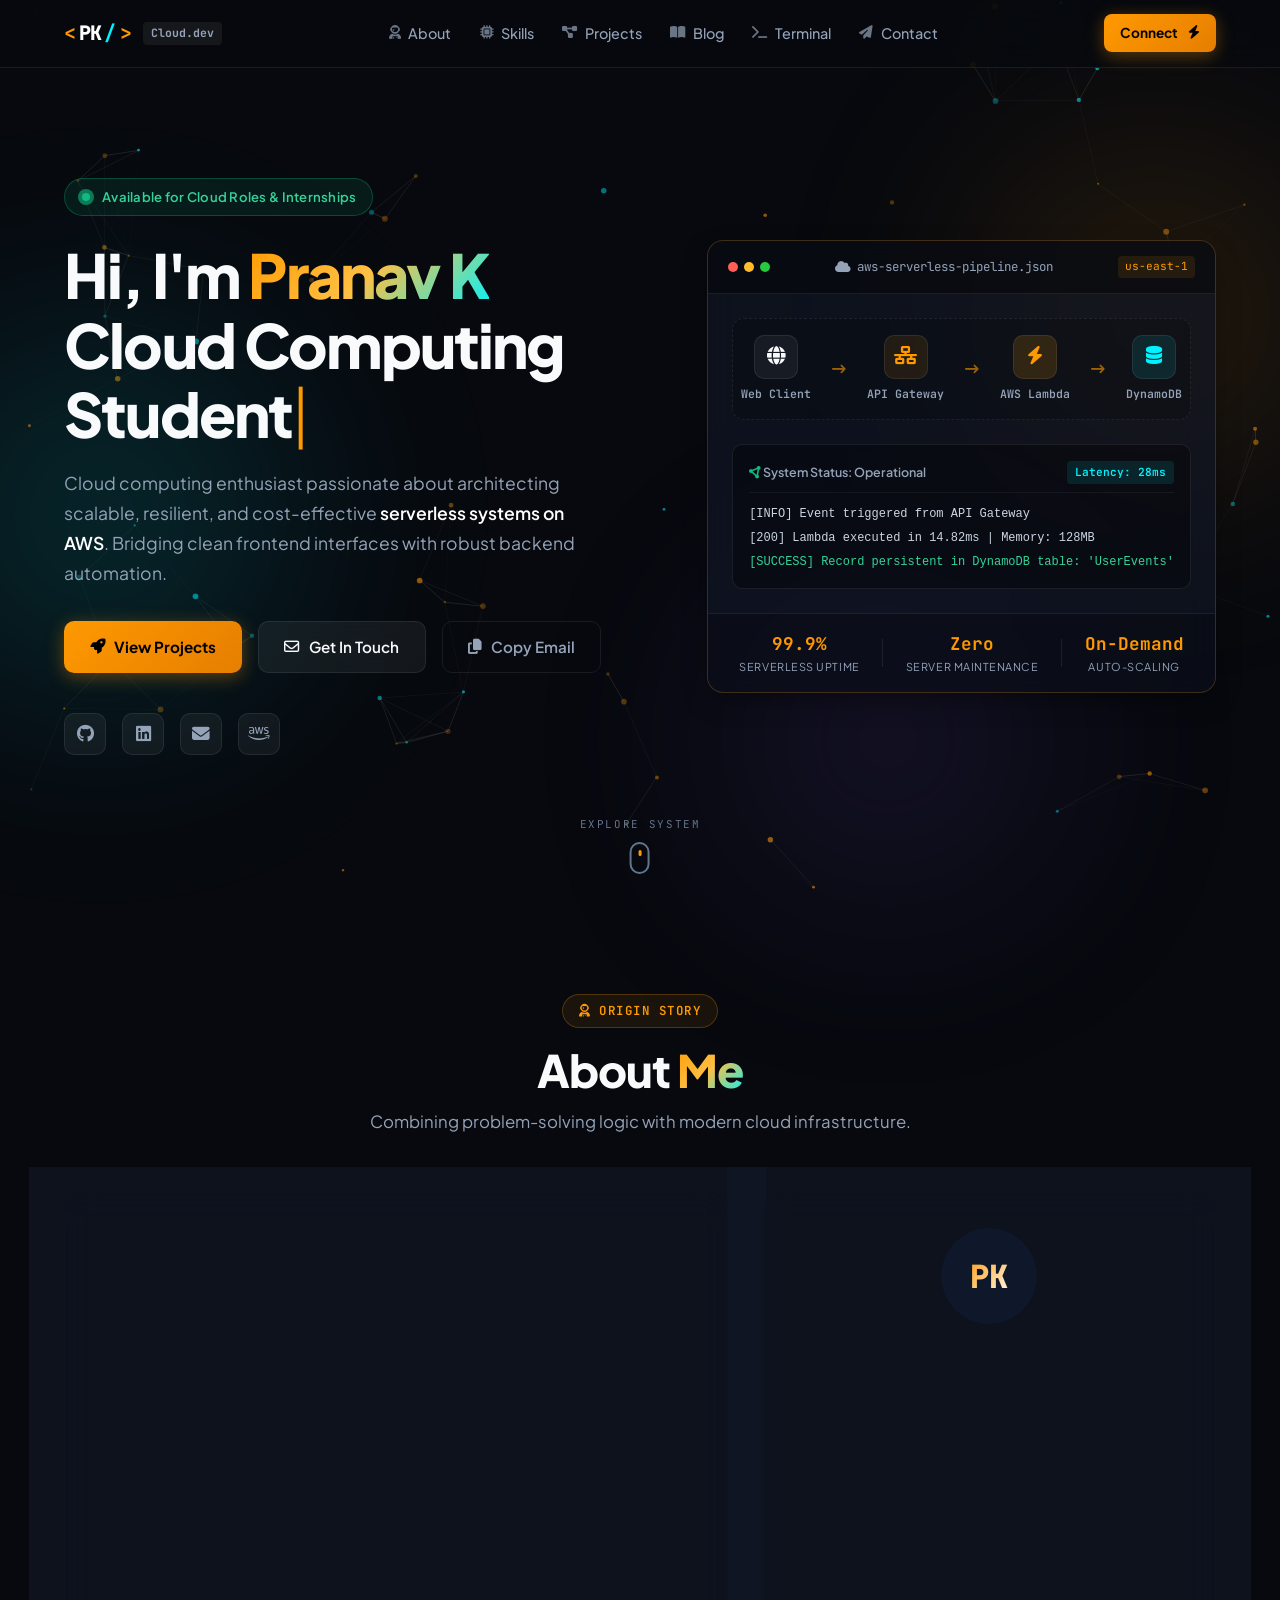
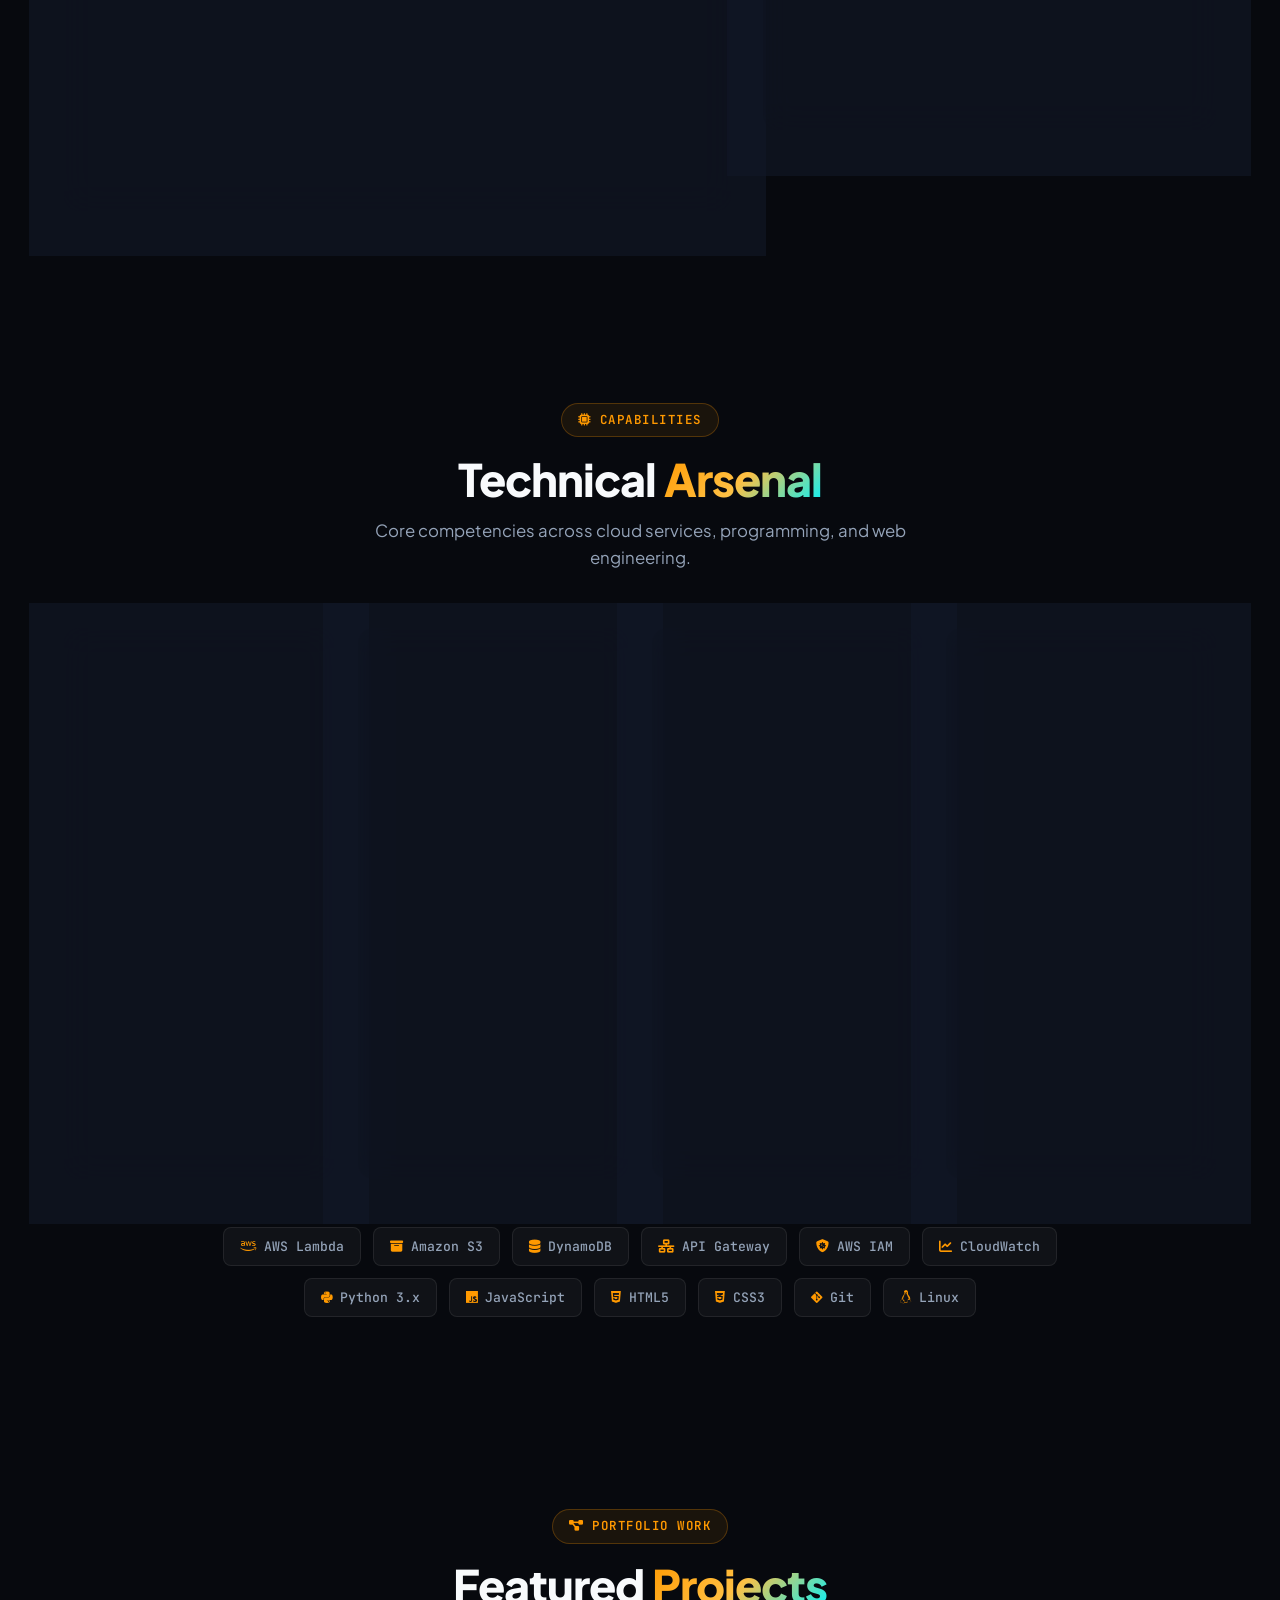
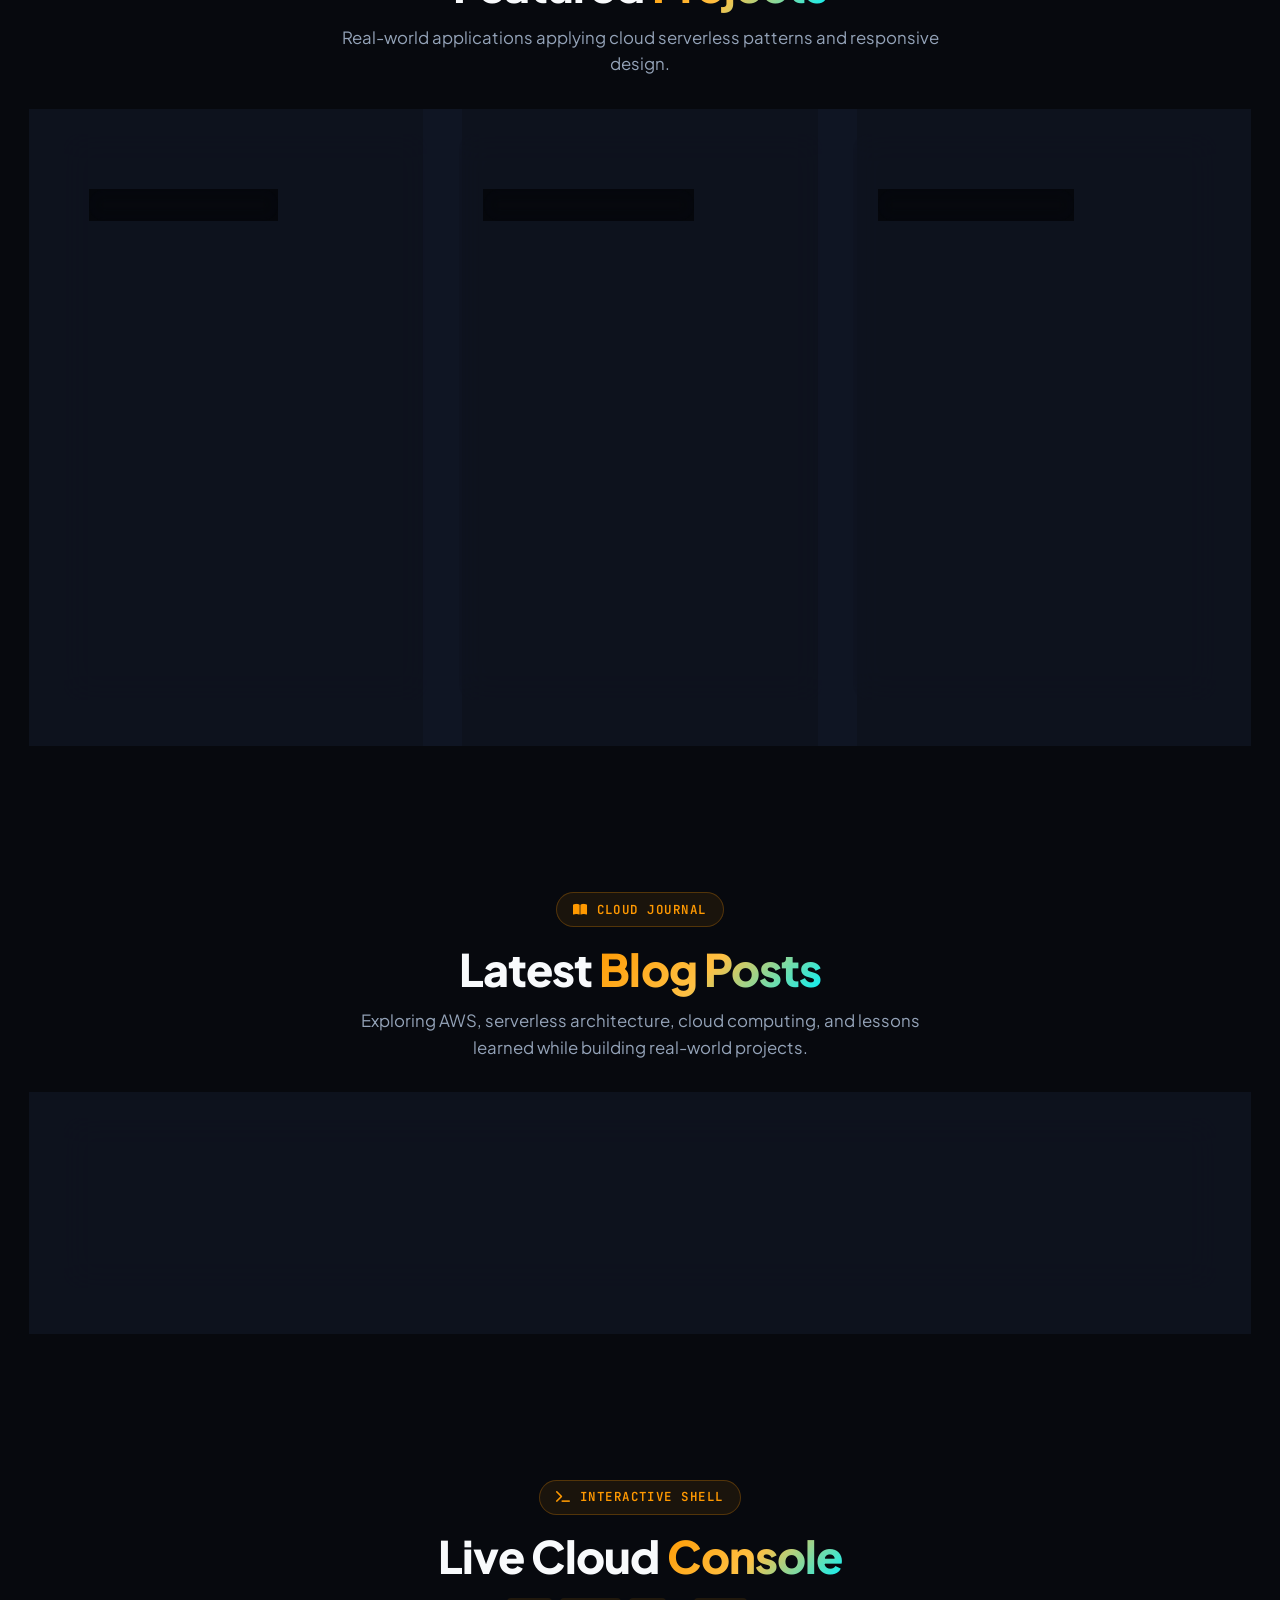
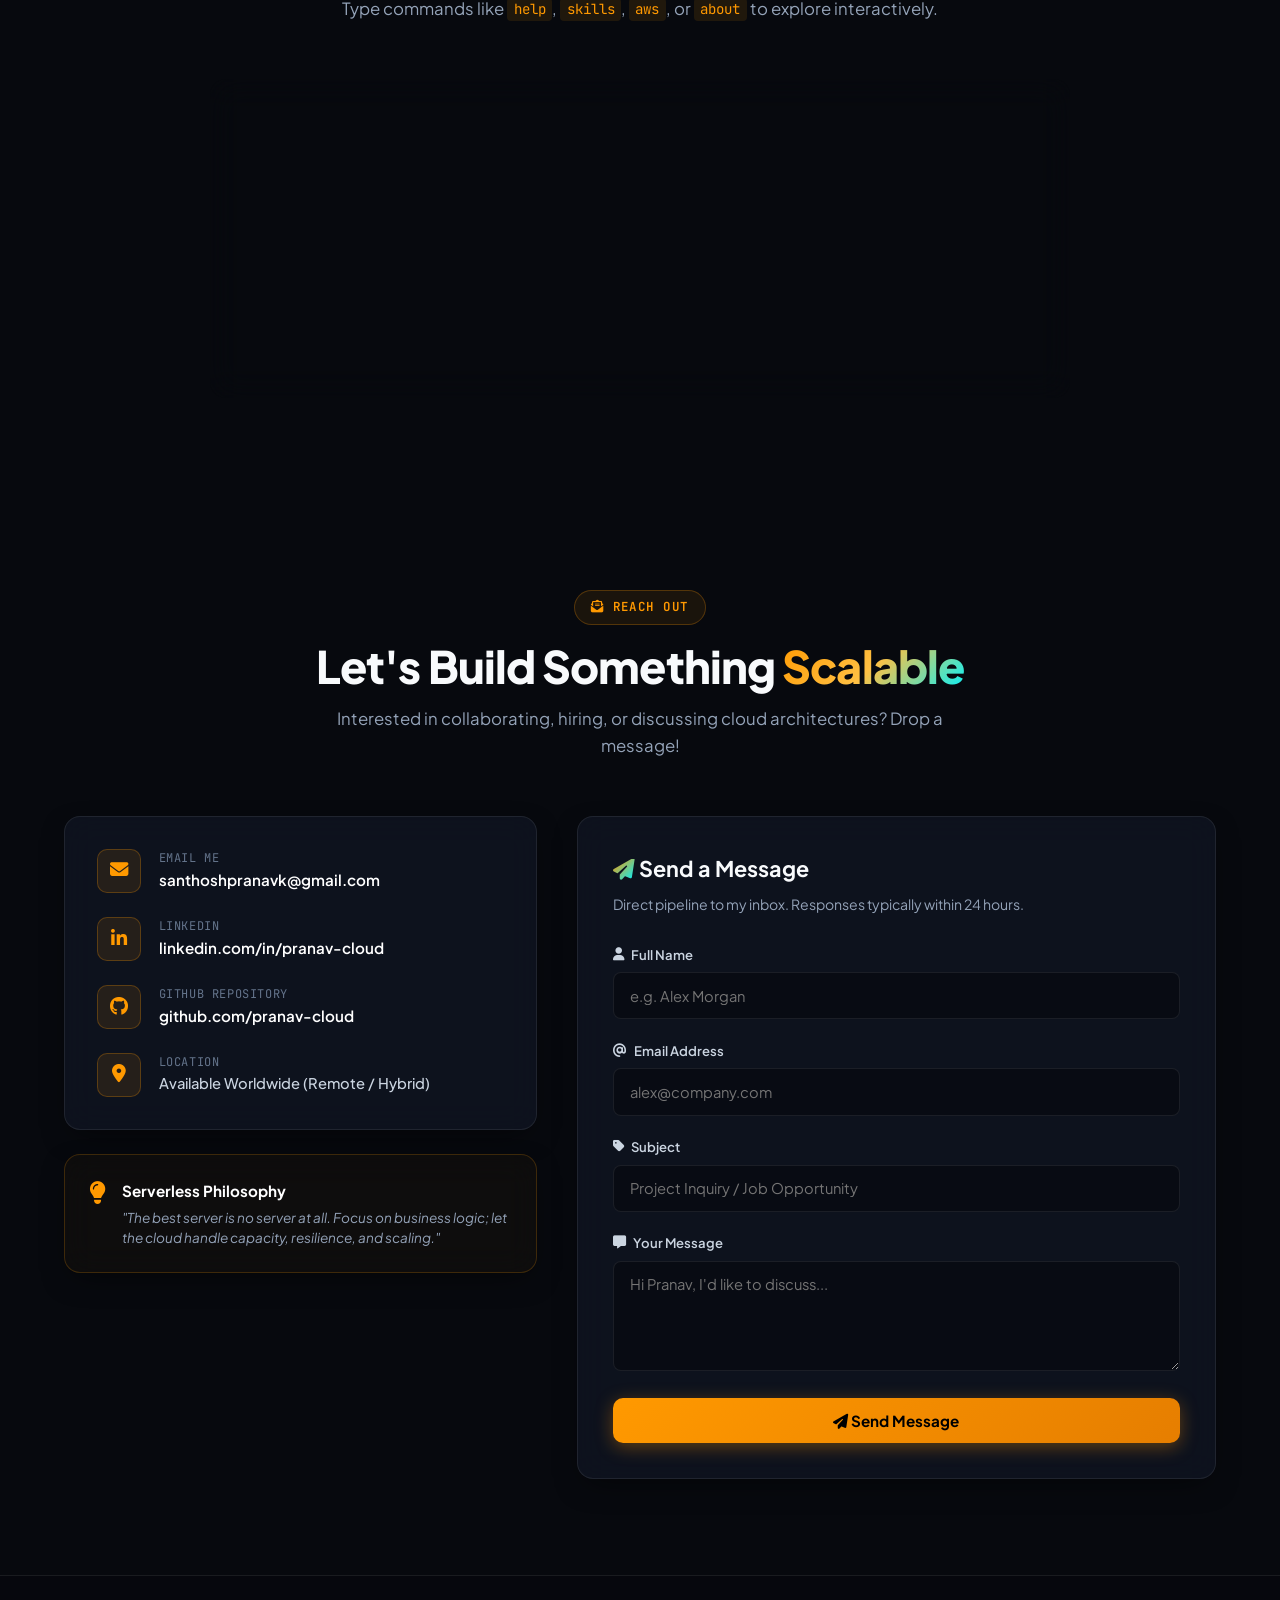
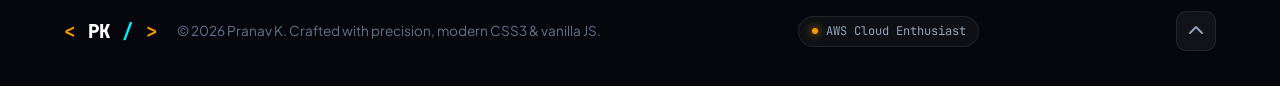
<file: index.html>
<!DOCTYPE html>
<html lang="en">
<head>
  <meta charset="UTF-8">
  <meta name="viewport" content="width=device-width, initial-scale=1.0">
  <title>Pranav K | Cloud & Serverless Portfolio</title>
  <meta name="description" content="Portfolio of Pranav K - Cloud Computing Student, AWS Learner, and Serverless Developer.">

  <!-- Custom Favicon -->
  <link rel="icon" type="image/svg+xml" href="./favicon.svg">

  <!-- Google Fonts -->
  <link rel="preconnect" href="https://fonts.googleapis.com">
  <link rel="preconnect" href="https://fonts.gstatic.com" crossorigin>
  <link href="https://fonts.googleapis.com/css2?family=Plus+Jakarta+Sans:wght@300;400;500;600;700;800&family=JetBrains+Mono:wght@400;500;700&display=swap" rel="stylesheet">

  <!-- Font Awesome / Icons -->
  <link rel="stylesheet" href="https://cdnjs.cloudflare.com/ajax/libs/font-awesome/6.5.1/css/all.min.css">

  <!-- Custom Stylesheet -->
  <link rel="stylesheet" href="style.css">
</head>
<body>
  <!-- Interactive Particle / Cloud Mesh Canvas -->
  <canvas id="bg-canvas"></canvas>

  <!-- Ambient Glow Background Blobs -->
  <div class="glow-orb orb-1"></div>
  <div class="glow-orb orb-2"></div>
  <div class="glow-orb orb-3"></div>

  <!-- Navigation Bar -->
  <nav class="navbar" id="navbar">
    <div class="nav-container">
      <a href="#home" class="nav-brand">
        <span class="brand-bracket">&lt;</span>
        <span class="brand-name">PK</span>
        <span class="brand-slash">/</span>
        <span class="brand-bracket">&gt;</span>
        <span class="brand-role">Cloud.dev</span>
      </a>

      <div class="nav-menu" id="navMenu">
        <a href="#about" class="nav-link"><i class="fa-solid fa-user-astronaut"></i> About</a>
        <a href="#skills" class="nav-link"><i class="fa-solid fa-microchip"></i> Skills</a>
        <a href="#projects" class="nav-link"><i class="fa-solid fa-diagram-project"></i> Projects</a>
        <a href="#blog" class="nav-link"><i class="fa-solid fa-book-open"></i> Blog</a>
        <a href="#terminal" class="nav-link"><i class="fa-solid fa-terminal"></i> Terminal</a>
        <a href="#contact" class="nav-link"><i class="fa-solid fa-paper-plane"></i> Contact</a>
      </div>

      <div class="nav-actions">
        <a href="#contact" class="btn btn-primary btn-sm">
          <span>Connect</span>
          <i class="fa-solid fa-bolt"></i>
        </a>
        <button class="nav-toggle" id="navToggle" aria-label="Toggle navigation">
          <span></span>
          <span></span>
          <span></span>
        </button>
      </div>
    </div>
  </nav>

  <!-- Main Content Wrapper -->
  <main>
    <!-- HERO SECTION -->
    <section class="hero-section" id="home">
      <div class="container hero-container">
        <div class="hero-content">
          <!-- Availability Badge -->
          <div class="badge-pill">
            <span class="beacon">
              <span class="beacon-wave"></span>
              <span class="beacon-core"></span>
            </span>
            <span class="badge-text">Available for Cloud Roles &amp; Internships</span>
          </div>

          <!-- Headline -->
          <h1 class="hero-title">
            Hi, I'm <span class="text-gradient">Pranav K</span><br>
            <span class="typing-text" id="typingText"></span><span class="cursor">|</span>
          </h1>

          <p class="hero-description">
            Cloud computing enthusiast passionate about architecting scalable, resilient, and cost-effective
            <strong>serverless systems on AWS</strong>. Bridging clean frontend interfaces with robust backend automation.
          </p>

          <!-- Action Buttons -->
          <div class="hero-cta-group">
            <a href="#projects" class="btn btn-primary">
              <i class="fa-solid fa-rocket"></i>
              <span>View Projects</span>
            </a>
            <a href="#contact" class="btn btn-secondary">
              <i class="fa-regular fa-envelope"></i>
              <span>Get In Touch</span>
            </a>
            <button class="btn btn-outline" id="copyEmailBtn" data-email="santhoshpranavk@gmail.com">
              <i class="fa-solid fa-copy"></i>
              <span class="btn-copy-label">Copy Email</span>
            </button>
          </div>

          <!-- Social Links -->
          <div class="social-links">
            <a href="https://github.com" target="_blank" rel="noopener noreferrer" class="social-icon" aria-label="GitHub">
              <i class="fa-brands fa-github"></i>
            </a>
            <a href="https://linkedin.com" target="_blank" rel="noopener noreferrer" class="social-icon" aria-label="LinkedIn">
              <i class="fa-brands fa-linkedin"></i>
            </a>
            <a href="mailto:santhoshpranavk@gmail.com" class="social-icon" aria-label="Email">
              <i class="fa-solid fa-envelope"></i>
            </a>
            <a href="https://aws.amazon.com" target="_blank" rel="noopener noreferrer" class="social-icon" aria-label="AWS Community">
              <i class="fa-brands fa-aws"></i>
            </a>
          </div>
        </div>

        <!-- Hero Architecture Card / Interactive Widget -->
        <div class="hero-visual">
          <div class="glass-card architecture-card">
            <div class="card-header">
              <div class="window-controls">
                <span class="dot dot-red"></span>
                <span class="dot dot-yellow"></span>
                <span class="dot dot-green"></span>
              </div>
              <span class="card-title"><i class="fa-solid fa-cloud"></i> aws-serverless-pipeline.json</span>
              <span class="region-tag">us-east-1</span>
            </div>

            <div class="card-body">
              <div class="arch-flow">
                <div class="arch-node" data-tooltip="User Browser / Client">
                  <div class="node-icon"><i class="fa-solid fa-globe"></i></div>
                  <span class="node-label">Web Client</span>
                </div>
                <div class="arch-arrow"><i class="fa-solid fa-arrow-right-long"></i></div>
                <div class="arch-node" data-tooltip="Amazon API Gateway (REST endpoint)">
                  <div class="node-icon aws-color"><i class="fa-solid fa-network-wired"></i></div>
                  <span class="node-label">API Gateway</span>
                </div>
                <div class="arch-arrow"><i class="fa-solid fa-arrow-right-long"></i></div>
                <div class="arch-node" data-tooltip="AWS Lambda (Python 3.12 Runtime)">
                  <div class="node-icon lambda-color"><i class="fa-solid fa-bolt"></i></div>
                  <span class="node-label">AWS Lambda</span>
                </div>
                <div class="arch-arrow"><i class="fa-solid fa-arrow-right-long"></i></div>
                <div class="arch-node" data-tooltip="Amazon DynamoDB (NoSQL Data Store)">
                  <div class="node-icon db-color"><i class="fa-solid fa-database"></i></div>
                  <span class="node-label">DynamoDB</span>
                </div>
              </div>

              <!-- Live Telemetry Stream -->
              <div class="telemetry-box">
                <div class="telemetry-header">
                  <span><i class="fa-solid fa-circle-nodes text-green"></i> System Status: Operational</span>
                  <span class="latency-pill">Latency: 28ms</span>
                </div>
                <div class="code-stream" id="codeStream">
                  <code>[INFO] Event triggered from API Gateway</code>
                  <code>[200] Lambda executed in 14.82ms | Memory: 128MB</code>
                  <code>[SUCCESS] Record persistent in DynamoDB table: 'UserEvents'</code>
                </div>
              </div>
            </div>

            <!-- Metric stats row -->
            <div class="card-footer-stats">
              <div class="stat-item">
                <span class="stat-number">99.9%</span>
                <span class="stat-label">Serverless Uptime</span>
              </div>
              <div class="stat-divider"></div>
              <div class="stat-item">
                <span class="stat-number">Zero</span>
                <span class="stat-label">Server Maintenance</span>
              </div>
              <div class="stat-divider"></div>
              <div class="stat-item">
                <span class="stat-number">On-Demand</span>
                <span class="stat-label">Auto-Scaling</span>
              </div>
            </div>
          </div>
        </div>
      </div>

      <!-- Scroll Indicator -->
      <a href="#about" class="scroll-down-indicator" aria-label="Scroll down">
        <span>EXPLORE SYSTEM</span>
        <div class="mouse-icon">
          <div class="mouse-wheel"></div>
        </div>
      </a>
    </section>

    <!-- ABOUT SECTION -->
    <section class="section about-section" id="about">
      <div class="container">
        <div class="section-header">
          <span class="section-tag"><i class="fa-solid fa-user-astronaut"></i> Origin Story</span>
          <h2 class="section-title">About <span class="text-gradient">Me</span></h2>
          <p class="section-subtitle">Combining problem-solving logic with modern cloud infrastructure.</p>
        </div>

        <div class="about-grid">
          <!-- Text Story -->
          <div class="glass-card about-card">
            <h3 class="about-heading">
              <i class="fa-solid fa-graduation-cap text-gradient-accent"></i>
              Cloud Student &amp; Serverless Builder
            </h3>
            <p class="about-text">
              I am a computer science student specializing in <strong>Cloud Computing</strong> and modern web architectures.
              My journey began with traditional full-stack development, but I was instantly captivated by the power of the cloud—how a few lines of infrastructure-as-code and serverless compute could serve millions of requests without managing physical servers.
            </p>
            <p class="about-text">
              Currently, I focus on the <strong>Amazon Web Services (AWS)</strong> ecosystem, mastering event-driven designs, serverless pipelines, microservices, and cost-efficient cloud resource provisioning.
            </p>

            <div class="about-highlights">
              <div class="highlight-item">
                <div class="highlight-icon"><i class="fa-solid fa-cubes"></i></div>
                <div>
                  <h4>Event-Driven Architecture</h4>
                  <p>Building decoupled microservices with AWS Lambda, EventBridge, and SQS.</p>
                </div>
              </div>
              <div class="highlight-item">
                <div class="highlight-icon"><i class="fa-solid fa-shield-halved"></i></div>
                <div>
                  <h4>Cloud Security &amp; IAM</h4>
                  <p>Applying the principle of least privilege, secure VPCs, and encryption.</p>
                </div>
              </div>
              <div class="highlight-item">
                <div class="highlight-icon"><i class="fa-solid fa-code-compare"></i></div>
                <div>
                  <h4>Automation &amp; CI/CD</h4>
                  <p>Automating build, test, and deployment workflows with Python &amp; GitHub Actions.</p>
                </div>
              </div>
            </div>
          </div>

          <!-- Visual Profile / Highlights Box -->
          <div class="about-meta-column">
            <div class="glass-card profile-badge-card">
              <div class="avatar-container">
                <div class="avatar-ring"></div>
                <div class="avatar-inner">
                  <span class="avatar-initials">PK</span>
                </div>
              </div>
              <h3 class="profile-name">Pranav K</h3>
              <p class="profile-role">Aspiring Cloud Solutions Architect</p>

              <div class="cert-focus-box">
                <div class="cert-header">
                  <i class="fa-brands fa-aws aws-gold"></i>
                  <span>Target Certification</span>
                </div>
                <p class="cert-title">AWS Certified Solutions Architect – Associate</p>
                <div class="progress-bar-container">
                  <div class="progress-bar" style="width: 75%;"></div>
                </div>
                <span class="progress-meta">Study Progress: 75% Completed</span>
              </div>

              <div class="quick-facts">
                <div class="fact-row">
                  <span class="fact-label"><i class="fa-solid fa-location-dot"></i> Location</span>
                  <span class="fact-val">India (Open to Remote)</span>
                </div>
                <div class="fact-row">
                  <span class="fact-label"><i class="fa-solid fa-laptop-code"></i> Primary Focus</span>
                  <span class="fact-val">AWS &amp; Serverless Stack</span>
                </div>
                <div class="fact-row">
                  <span class="fact-label"><i class="fa-solid fa-language"></i> Core Languages</span>
                  <span class="fact-val">Python, JavaScript, SQL</span>
                </div>
              </div>
            </div>
          </div>
        </div>
      </div>
    </section>

    <!-- SKILLS SECTION -->
    <section class="section skills-section" id="skills">
      <div class="container">
        <div class="section-header">
          <span class="section-tag"><i class="fa-solid fa-microchip"></i> Capabilities</span>
          <h2 class="section-title">Technical <span class="text-gradient">Arsenal</span></h2>
          <p class="section-subtitle">Core competencies across cloud services, programming, and web engineering.</p>
        </div>

        <div class="skills-category-grid">
          <!-- Skill Category 1: AWS & Cloud -->
          <div class="glass-card skill-cat-card">
            <div class="cat-header">
              <div class="cat-icon aws-glow"><i class="fa-brands fa-aws"></i></div>
              <div>
                <h3>AWS Cloud &amp; Serverless</h3>
                <span class="cat-count">Core Specialization</span>
              </div>
            </div>
            <ul class="skill-items-list">
              <li>
                <div class="skill-info">
                  <span>AWS Lambda (Functions-as-a-Service)</span>
                  <span class="skill-pct">Advanced</span>
                </div>
                <div class="bar-bg"><div class="bar-fill" style="width: 85%;"></div></div>
              </li>
              <li>
                <div class="skill-info">
                  <span>Amazon S3 (Storage &amp; Static Hosting)</span>
                  <span class="skill-pct">Expert</span>
                </div>
                <div class="bar-bg"><div class="bar-fill" style="width: 90%;"></div></div>
              </li>
              <li>
                <div class="skill-info">
                  <span>Amazon API Gateway (REST / HTTP APIs)</span>
                  <span class="skill-pct">Proficient</span>
                </div>
                <div class="bar-bg"><div class="bar-fill" style="width: 80%;"></div></div>
              </li>
              <li>
                <div class="skill-info">
                  <span>Amazon DynamoDB (NoSQL Key-Value Store)</span>
                  <span class="skill-pct">Proficient</span>
                </div>
                <div class="bar-bg"><div class="bar-fill" style="width: 75%;"></div></div>
              </li>
              <li>
                <div class="skill-info">
                  <span>AWS IAM &amp; CloudWatch (Security &amp; Logs)</span>
                  <span class="skill-pct">Solid</span>
                </div>
                <div class="bar-bg"><div class="bar-fill" style="width: 78%;"></div></div>
              </li>
            </ul>
          </div>

          <!-- Skill Category 2: Programming & Scripting -->
          <div class="glass-card skill-cat-card">
            <div class="cat-header">
              <div class="cat-icon python-glow"><i class="fa-brands fa-python"></i></div>
              <div>
                <h3>Programming &amp; Scripting</h3>
                <span class="cat-count">Backend Logic</span>
              </div>
            </div>
            <ul class="skill-items-list">
              <li>
                <div class="skill-info">
                  <span>Python 3 (Boto3 AWS SDK)</span>
                  <span class="skill-pct">88%</span>
                </div>
                <div class="bar-bg"><div class="bar-fill" style="width: 88%;"></div></div>
              </li>
              <li>
                <div class="skill-info">
                  <span>JavaScript (ES6+, Async/Await)</span>
                  <span class="skill-pct">82%</span>
                </div>
                <div class="bar-bg"><div class="bar-fill" style="width: 82%;"></div></div>
              </li>
              <li>
                <div class="skill-info">
                  <span>Bash &amp; Linux Shell Scripting</span>
                  <span class="skill-pct">70%</span>
                </div>
                <div class="bar-bg"><div class="bar-fill" style="width: 70%;"></div></div>
              </li>
              <li>
                <div class="skill-info">
                  <span>SQL / Database Queries</span>
                  <span class="skill-pct">75%</span>
                </div>
                <div class="bar-bg"><div class="bar-fill" style="width: 75%;"></div></div>
              </li>
            </ul>
          </div>

          <!-- Skill Category 3: Frontend & Web UI -->
          <div class="glass-card skill-cat-card">
            <div class="cat-header">
              <div class="cat-icon web-glow"><i class="fa-solid fa-code"></i></div>
              <div>
                <h3>Frontend Engineering</h3>
                <span class="cat-count">Creative Interfaces</span>
              </div>
            </div>
            <ul class="skill-items-list">
              <li>
                <div class="skill-info">
                  <span>Modern Semantic HTML5</span>
                  <span class="skill-pct">95%</span>
                </div>
                <div class="bar-bg"><div class="bar-fill" style="width: 95%;"></div></div>
              </li>
              <li>
                <div class="skill-info">
                  <span>CSS3 (Grid, Flexbox, Glassmorphism)</span>
                  <span class="skill-pct">90%</span>
                </div>
                <div class="bar-bg"><div class="bar-fill" style="width: 90%;"></div></div>
              </li>
              <li>
                <div class="skill-info">
                  <span>Responsive Web Design</span>
                  <span class="skill-pct">92%</span>
                </div>
                <div class="bar-bg"><div class="bar-fill" style="width: 92%;"></div></div>
              </li>
              <li>
                <div class="skill-info">
                  <span>REST API Ingestion &amp; Fetch</span>
                  <span class="skill-pct">85%</span>
                </div>
                <div class="bar-bg"><div class="bar-fill" style="width: 85%;"></div></div>
              </li>
            </ul>
          </div>

          <!-- Skill Category 4: Tools & DevOps -->
          <div class="glass-card skill-cat-card">
            <div class="cat-header">
              <div class="cat-icon devops-glow"><i class="fa-solid fa-toolbox"></i></div>
              <div>
                <h3>Developer Tools &amp; Methods</h3>
                <span class="cat-count">Productivity &amp; VCS</span>
              </div>
            </div>
            <ul class="skill-items-list">
              <li>
                <div class="skill-info">
                  <span>Git Version Control &amp; GitHub</span>
                  <span class="skill-pct">85%</span>
                </div>
                <div class="bar-bg"><div class="bar-fill" style="width: 85%;"></div></div>
              </li>
              <li>
                <div class="skill-info">
                  <span>Postman API Testing &amp; Mocking</span>
                  <span class="skill-pct">80%</span>
                </div>
                <div class="bar-bg"><div class="bar-fill" style="width: 80%;"></div></div>
              </li>
              <li>
                <div class="skill-info">
                  <span>CI/CD Workflow Fundamentals</span>
                  <span class="skill-pct">72%</span>
                </div>
                <div class="bar-bg"><div class="bar-fill" style="width: 72%;"></div></div>
              </li>
              <li>
                <div class="skill-info">
                  <span>VS Code, Cloud9 &amp; CLI Tools</span>
                  <span class="skill-pct">90%</span>
                </div>
                <div class="bar-bg"><div class="bar-fill" style="width: 90%;"></div></div>
              </li>
            </ul>
          </div>
        </div>

        <!-- Tech Badges Cloud -->
        <div class="tech-pill-cloud">
          <span class="tech-badge"><i class="fa-brands fa-aws"></i> AWS Lambda</span>
          <span class="tech-badge"><i class="fa-solid fa-box-archive"></i> Amazon S3</span>
          <span class="tech-badge"><i class="fa-solid fa-database"></i> DynamoDB</span>
          <span class="tech-badge"><i class="fa-solid fa-network-wired"></i> API Gateway</span>
          <span class="tech-badge"><i class="fa-solid fa-shield-virus"></i> AWS IAM</span>
          <span class="tech-badge"><i class="fa-solid fa-chart-line"></i> CloudWatch</span>
          <span class="tech-badge"><i class="fa-brands fa-python"></i> Python 3.x</span>
          <span class="tech-badge"><i class="fa-brands fa-js"></i> JavaScript</span>
          <span class="tech-badge"><i class="fa-brands fa-html5"></i> HTML5</span>
          <span class="tech-badge"><i class="fa-brands fa-css3-alt"></i> CSS3</span>
          <span class="tech-badge"><i class="fa-brands fa-git-alt"></i> Git</span>
          <span class="tech-badge"><i class="fa-brands fa-linux"></i> Linux</span>
        </div>
      </div>
    </section>

    <!-- PROJECTS SECTION -->
    <section class="section projects-section" id="projects">
      <div class="container">
        <div class="section-header">
          <span class="section-tag"><i class="fa-solid fa-diagram-project"></i> Portfolio Work</span>
          <h2 class="section-title">Featured <span class="text-gradient">Projects</span></h2>
          <p class="section-subtitle">Real-world applications applying cloud serverless patterns and responsive design.</p>
        </div>

        <div class="projects-grid" id="projects-grid">
          <!-- Project 1 -->
          <article class="glass-card project-card">
            <div class="project-banner project-banner-aws">
              <div class="project-tag-pill">Serverless Architecture</div>
              <div class="banner-icon"><i class="fa-solid fa-bolt"></i></div>
            </div>
            <div class="project-content">
              <h3 class="project-title">Serverless Contact Pipeline</h3>
              <p class="project-desc">
                An end-to-end serverless submission system built with Amazon API Gateway, a Python AWS Lambda processor, and DynamoDB storage with automatic email alerts.
              </p>
              <div class="project-tech-tags">
                <span>AWS Lambda</span>
                <span>API Gateway</span>
                <span>DynamoDB</span>
                <span>Python</span>
              </div>
              <div class="project-actions">
                <a href="#contact" class="btn btn-sm btn-outline">Test Below <i class="fa-solid fa-arrow-down"></i></a>
                <a href="https://github.com" target="_blank" rel="noopener noreferrer" class="project-link" aria-label="GitHub Repo">
                  <i class="fa-brands fa-github"></i> Source
                </a>
              </div>
            </div>
          </article>

          <!-- Project 2 -->
          <article class="glass-card project-card">
            <div class="project-banner project-banner-s3">
              <div class="project-tag-pill">Cloud Storage &amp; Automation</div>
              <div class="banner-icon"><i class="fa-solid fa-cloud-arrow-up"></i></div>
            </div>
            <div class="project-content">
              <h3 class="project-title">S3 Automated Media Processor</h3>
              <p class="project-desc">
                Event-driven cloud storage pipeline. Whenever an image is uploaded to an S3 bucket, an S3 Event Notification triggers a Python Lambda function to compress and catalog metadata.
              </p>
              <div class="project-tech-tags">
                <span>Amazon S3</span>
                <span>Boto3</span>
                <span>EventBridge</span>
                <span>CloudWatch</span>
              </div>
              <div class="project-actions">
                <a href="https://github.com" target="_blank" rel="noopener noreferrer" class="btn btn-sm btn-outline">
                  <i class="fa-solid fa-external-link"></i> Architecture
                </a>
                <a href="https://github.com" target="_blank" rel="noopener noreferrer" class="project-link" aria-label="GitHub Repo">
                  <i class="fa-brands fa-github"></i> Source
                </a>
              </div>
            </div>
          </article>

          <!-- Project 3 -->
          <article class="glass-card project-card">
            <div class="project-banner project-banner-python">
              <div class="project-tag-pill">DevOps &amp; Cloud Economics</div>
              <div class="banner-icon"><i class="fa-solid fa-chart-pie"></i></div>
            </div>
            <div class="project-content">
              <h3 class="project-title">AWS Cost Sentinel &amp; Alert Bot</h3>
              <p class="project-desc">
                A scheduled Python bot querying AWS Cost Explorer API to detect anomalies and send daily summaries to Discord/Slack, preventing unexpected cloud billing surprises.
              </p>
              <div class="project-tech-tags">
                <span>Python</span>
                <span>Cost Explorer API</span>
                <span>EventBridge Cron</span>
                <span>Webhooks</span>
              </div>
              <div class="project-actions">
                <a href="https://github.com" target="_blank" rel="noopener noreferrer" class="btn btn-sm btn-outline">
                  <i class="fa-solid fa-external-link"></i> Details
                </a>
                <a href="https://github.com" target="_blank" rel="noopener noreferrer" class="project-link" aria-label="GitHub Repo">
                  <i class="fa-brands fa-github"></i> Source
                </a>
              </div>
            </div>
          </article>
        </div>
      </div>
    </section>
    
    <!-- BLOG SECTION -->
    <section class="section blog-section" id="blog">
      <div class="container">

        <!-- Blog Section Header -->
        <div class="section-header">
          <span class="section-tag">
            <i class="fa-solid fa-book-open"></i> Cloud Journal
          </span>

          <h2 class="section-title">
            Latest <span class="text-gradient">Blog Posts</span>
          </h2>

          <p class="section-subtitle">
            Exploring AWS, serverless architecture, cloud computing,
            and lessons learned while building real-world projects.
          </p>
        </div>

        <!-- Blog Posts Container -->
        <div class="blog-grid" id="blog-grid">

          <!-- Blog posts will be loaded from AWS DynamoDB through Lambda -->

          <div class="glass-card blog-placeholder">
            <div class="blog-placeholder-content">
              <i class="fa-solid fa-cloud"></i>

              <h3>Cloud Journal Coming Soon</h3>

              <p>
                I'm preparing articles about AWS, serverless computing,
                cloud architecture, and my development journey.
              </p>
            </div>
          </div>

        </div>

      </div>
    </section>

    <!-- INTERACTIVE TERMINAL PLAYGROUND -->
    <section class="section terminal-section" id="terminal">
      <div class="container">
        <div class="section-header">
          <span class="section-tag"><i class="fa-solid fa-terminal"></i> Interactive Shell</span>
          <h2 class="section-title">Live Cloud <span class="text-gradient">Console</span></h2>
          <p class="section-subtitle">Type commands like <code class="inline-code">help</code>, <code class="inline-code">skills</code>, <code class="inline-code">aws</code>, or <code class="inline-code">about</code> to explore interactively.</p>
        </div>

        <div class="terminal-wrapper glass-card">
          <div class="terminal-bar">
            <div class="window-controls">
              <span class="dot dot-red"></span>
              <span class="dot dot-yellow"></span>
              <span class="dot dot-green"></span>
            </div>
            <div class="terminal-title">
              <i class="fa-solid fa-terminal"></i> pranav@cloud-shell:~ (bash)
            </div>
            <div class="terminal-actions">
              <button class="terminal-btn" id="clearTerminalBtn" title="Clear console">
                <i class="fa-solid fa-trash-can"></i> Clear
              </button>
            </div>
          </div>

          <div class="terminal-body" id="terminalOutput">
            <div class="term-line welcome-line">
              <span class="text-cyan">=======================================================</span><br>
              <span class="text-amber">Welcome to Pranav's Cloud Interactive Shell v1.2</span><br>
              Type <span class="term-highlight">help</span> to view all available commands.<br>
              <span class="text-cyan">=======================================================</span>
            </div>
          </div>

          <div class="terminal-input-row">
            <span class="prompt-user">pranav@aws</span><span class="prompt-sep">:</span><span class="prompt-path">~</span><span class="prompt-char">$</span>
            <input type="text" id="terminalInput" class="terminal-input" placeholder="type 'help' or 'aws'..." autocomplete="off" spellcheck="false">
          </div>
        </div>
      </div>
    </section>

    <!-- CONTACT SECTION -->
    <section class="section contact-section" id="contact">
      <div class="container">
        <div class="section-header">
          <span class="section-tag"><i class="fa-solid fa-envelope-open-text"></i> Reach Out</span>
          <h2 class="section-title">Let's Build Something <span class="text-gradient">Scalable</span></h2>
          <p class="section-subtitle">Interested in collaborating, hiring, or discussing cloud architectures? Drop a message!</p>
        </div>

        <div class="contact-grid">
          <!-- Contact Details / Info Cards -->
          <div class="contact-info-col">
            <div class="glass-card contact-card">
              <div class="contact-item">
                <div class="contact-item-icon"><i class="fa-solid fa-envelope"></i></div>
                <div class="contact-item-text">
                  <span class="contact-label">Email Me</span>
                  <a href="mailto:santhoshpranavk@gmail.com" class="contact-link">santhoshpranavk@gmail.com</a>
                </div>
              </div>

              <div class="contact-item">
                <div class="contact-item-icon"><i class="fa-brands fa-linkedin-in"></i></div>
                <div class="contact-item-text">
                  <span class="contact-label">LinkedIn</span>
                  <a href="https://linkedin.com" target="_blank" rel="noopener noreferrer" class="contact-link">linkedin.com/in/pranav-cloud</a>
                </div>
              </div>

              <div class="contact-item">
                <div class="contact-item-icon"><i class="fa-brands fa-github"></i></div>
                <div class="contact-item-text">
                  <span class="contact-label">GitHub Repository</span>
                  <a href="https://github.com" target="_blank" rel="noopener noreferrer" class="contact-link">github.com/pranav-cloud</a>
                </div>
              </div>

              <div class="contact-item">
                <div class="contact-item-icon"><i class="fa-solid fa-location-dot"></i></div>
                <div class="contact-item-text">
                  <span class="contact-label">Location</span>
                  <span class="contact-val">Available Worldwide (Remote / Hybrid)</span>
                </div>
              </div>
            </div>

            <!-- AWS Cloud Tip Card -->
            <div class="glass-card tip-card">
              <i class="fa-solid fa-lightbulb text-amber tip-icon"></i>
              <div>
                <h4>Serverless Philosophy</h4>
                <p>"The best server is no server at all. Focus on business logic; let the cloud handle capacity, resilience, and scaling."</p>
              </div>
            </div>
          </div>

          <!-- Modern Form Card -->
          <div class="glass-card contact-form-card">
            <div class="form-header">
              <h3><i class="fa-solid fa-paper-plane text-gradient-accent"></i> Send a Message</h3>
              <p>Direct pipeline to my inbox. Responses typically within 24 hours.</p>
            </div>

            <form id="contactForm" class="contact-form">
              <div class="form-group">
                <label for="name"><i class="fa-solid fa-user"></i> Full Name</label>
                <div class="input-wrapper">
                  <input type="text" id="name" name="name" placeholder="e.g. Alex Morgan" required>
                  <span class="input-focus-line"></span>
                </div>
              </div>

              <div class="form-group">
                <label for="email"><i class="fa-solid fa-at"></i> Email Address</label>
                <div class="input-wrapper">
                  <input type="email" id="email" name="email" placeholder="alex@company.com" required>
                  <span class="input-focus-line"></span>
                </div>
              </div>

              <div class="form-group">
                <label for="subject"><i class="fa-solid fa-tag"></i> Subject</label>
                <div class="input-wrapper">
                  <input type="text" id="subject" name="subject" placeholder="Project Inquiry / Job Opportunity" required>
                  <span class="input-focus-line"></span>
                </div>
              </div>

              <div class="form-group">
                <label for="message"><i class="fa-solid fa-message"></i> Your Message</label>
                <div class="input-wrapper">
                  <textarea id="message" name="message" rows="4" placeholder="Hi Pranav, I'd like to discuss..." required></textarea>
                  <span class="input-focus-line"></span>
                </div>
              </div>

              <button type="submit" class="btn btn-primary btn-block" id="submitBtn">
                <span class="btn-text">
                  <i class="fa-solid fa-paper-plane"></i> Send Message
                </span>
                <span class="btn-loader" style="display: none;">
                  <i class="fa-solid fa-spinner fa-spin"></i> Dispatching via Serverless...
                </span>
              </button>
            </form>

            <!-- Status Alert Box -->
            <div id="status" class="status-box" style="display: none;"></div>
          </div>
        </div>
      </div>
    </section>
  </main>

  <!-- FOOTER -->
  <footer class="footer">
    <div class="container footer-container">
      <div class="footer-left">
        <a href="#home" class="footer-brand">
          <span class="brand-bracket">&lt;</span>
          <span class="brand-name">PK</span>
          <span class="brand-slash">/</span>
          <span class="brand-bracket">&gt;</span>
        </a>
        <p>&copy; 2026 Pranav K. Crafted with precision, modern CSS3 &amp; vanilla JS.</p>
      </div>

      <div class="footer-center">
        <span class="badge-status-pill">
          <span class="dot-beacon-small"></span> AWS Cloud Enthusiast
        </span>
      </div>

      <div class="footer-right">
        <a href="#home" class="back-to-top" id="backToTop" aria-label="Back to top">
          <i class="fa-solid fa-chevron-up"></i>
        </a>
      </div>
    </div>
  </footer>

  <!-- Toast Notification Container -->
  <div id="toastNotification" class="toast-notification"></div>

  <!-- JavaScript -->
  <script src="script.js"></script>
  <script src="auth.js" defer></script>
</body>
</html>
</file>
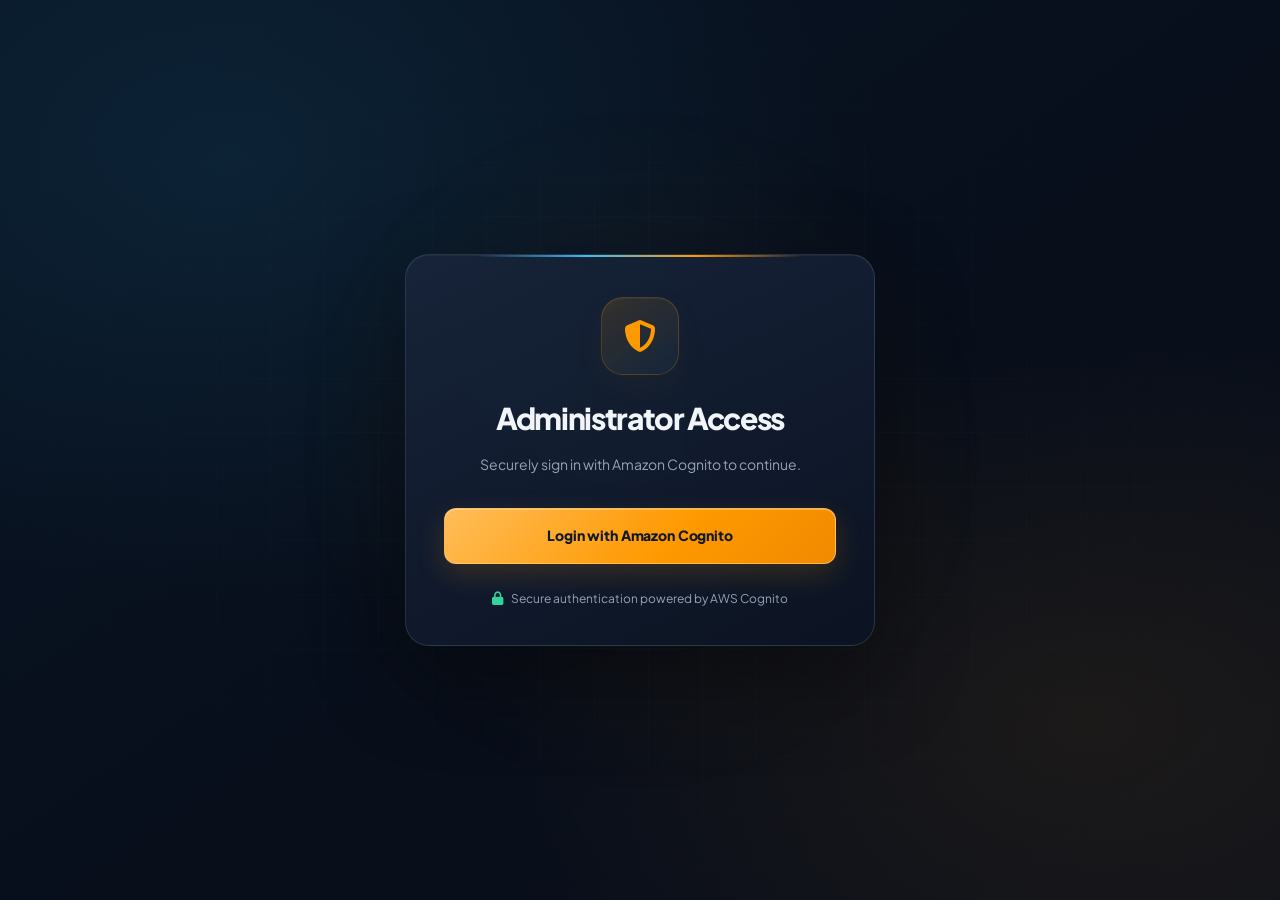
<file: admin.html>
<!DOCTYPE html>
<html lang="en">
<head>
  <meta charset="UTF-8">
  <meta name="viewport" content="width=device-width, initial-scale=1.0">

  <title>Admin Dashboard | Pranav K</title>

  <meta name="robots" content="noindex, nofollow">

  <link rel="icon" type="image/svg+xml" href="./favicon.svg">

  <link rel="preconnect" href="https://fonts.googleapis.com">
  <link rel="preconnect" href="https://fonts.gstatic.com" crossorigin>

  <link
    href="https://fonts.googleapis.com/css2?family=Plus+Jakarta+Sans:wght@400;500;600;700;800&family=JetBrains+Mono:wght@400;500;700&display=swap"
    rel="stylesheet"
  >

  <link
    rel="stylesheet"
    href="https://cdnjs.cloudflare.com/ajax/libs/font-awesome/6.5.1/css/all.min.css"
  >

  <!-- Separate dashboard stylesheet (created later) -->
  <link rel="stylesheet" href="admin.css">
</head>

<body>
  <main id="adminApp" hidden>
    <header>
      <h1>Admin Dashboard</h1>
      <p>AWS Serverless Student Portfolio</p>

      <button type="button" id="adminLogoutBtn">
        <i class="fa-solid fa-right-from-bracket"></i>
        Logout
      </button>
    </header>

    <section aria-labelledby="dashboardHeading">
      <h2 id="dashboardHeading">Dashboard Overview</h2>

      <div id="dashboardStats">
        <article>
          <h3>Total Projects</h3>
          <p id="totalProjects">--</p>
        </article>

        <article>
          <h3>Blog Posts</h3>
          <p id="totalBlogPosts">--</p>
        </article>
      </div>
    </section>

    <section aria-labelledby="projectsHeading">
      <h2 id="projectsHeading">Manage Projects</h2>
      <p>Create, update, and delete portfolio projects.</p>
      <div id="adminProjects"></div>
    </section>

    <section aria-labelledby="blogHeading">
      <h2 id="blogHeading">Manage Blog Posts</h2>
      <p>Create, edit, and publish blog posts.</p>
      <div id="adminBlogPosts"></div>
    </section>
  </main>

  <!-- Authentication gate -->
  
<div id="authGate" role="status" aria-live="polite">

  <div class="auth-gate-content">

    <div class="auth-gate-icon">
      <i class="fa-solid fa-shield-halved"
         aria-hidden="true"></i>
    </div>

    <h1>Administrator Access</h1>

    <p id="authGateMessage">
      Sign in securely with Amazon Cognito
      to access the portfolio administration dashboard.
    </p>

    <button
      type="button"
      id="adminLoginBtn"
      class="admin-login-btn"
      disabled
      title="Administrator login is being configured"
    >
      <i class="fa-solid fa-right-to-bracket"
         aria-hidden="true"></i>
      Login with Amazon Cognito
    </button>

    <p class="auth-security-note">
      <i class="fa-solid fa-lock"
         aria-hidden="true"></i>
      Secure authentication powered by AWS Cognito
    </p>

  </div>

</div>


<!-- Admin Dashboard Controller -->
<script src="auth.js" defer></script>
<script src="admin.js" defer></script>
</body>
</html>
</file>
<file: style.css>
/* ==========================================================================
   PRANAV K | CLOUD & SERVERLESS PORTFOLIO STYLES
   Aesthetic: Deep Obsidian Dark Mode, Frosted Glass, AWS Amber & Cyber Cyan
   ========================================================================== */

:root {
  /* Colors */
  --bg-deep: #07090e;
  --bg-surface: rgba(14, 20, 32, 0.75);
  --bg-surface-hover: rgba(22, 31, 50, 0.85);
  --bg-card: rgba(17, 24, 39, 0.65);
  --bg-terminal: #0b0f19;

  --border-subtle: rgba(255, 255, 255, 0.08);
  --border-accent: rgba(255, 153, 0, 0.35);
  --border-cyan: rgba(0, 242, 254, 0.35);

  --accent-aws: #ff9900;
  --accent-aws-glow: rgba(255, 153, 0, 0.4);
  --accent-cyan: #00f2fe;
  --accent-blue: #4facfe;
  --accent-purple: #8b5cf6;
  --accent-green: #10b981;
  --accent-red: #ef4444;

  --text-main: #f8fafc;
  --text-muted: #94a3b8;
  --text-dim: #64748b;

  /* Typography */
  --font-sans: 'Plus Jakarta Sans', -apple-system, BlinkMacSystemFont, sans-serif;
  --font-mono: 'JetBrains Mono', monospace;

  /* Transitions & Shadows */
  --transition-fast: 0.2s cubic-bezier(0.4, 0, 0.2, 1);
  --transition-smooth: 0.35s cubic-bezier(0.16, 1, 0.3, 1);
  --shadow-card: 0 10px 30px -10px rgba(0, 0, 0, 0.6);
  --shadow-glow: 0 0 25px rgba(255, 153, 0, 0.25);
}

/* Base Reset & Smooth Scroll */
*, *::before, *::after {
  margin: 0;
  padding: 0;
  box-sizing: border-box;
}

html {
  scroll-behavior: smooth;
  font-family: var(--font-sans);
  background-color: var(--bg-deep);
  color: var(--text-main);
  line-height: 1.6;
  overflow-x: hidden;
}

body {
  position: relative;
  background-color: var(--bg-deep);
  min-height: 100vh;
  overflow-x: hidden;
  -webkit-font-smoothing: antialiased;
}

/* Custom Scrollbar */
::-webkit-scrollbar {
  width: 8px;
}
::-webkit-scrollbar-track {
  background: var(--bg-deep);
}
::-webkit-scrollbar-thumb {
  background: #1e293b;
  border-radius: 4px;
}
::-webkit-scrollbar-thumb:hover {
  background: var(--accent-aws);
}

/* Selection */
::selection {
  background: var(--accent-aws);
  color: #000;
}

/* ==========================================================================
   BACKGROUND CANVAS & GLOW ORBS
   ========================================================================== */
#bg-canvas {
  position: fixed;
  top: 0;
  left: 0;
  width: 100vw;
  height: 100vh;
  z-index: 0;
  pointer-events: none;
}

.glow-orb {
  position: fixed;
  border-radius: 50%;
  filter: blur(120px);
  pointer-events: none;
  z-index: 0;
  opacity: 0.25;
  animation: floatOrb 18s ease-in-out infinite alternate;
}

.orb-1 {
  width: 450px;
  height: 450px;
  background: radial-gradient(circle, #ff9900, transparent 70%);
  top: 10%;
  right: -100px;
}

.orb-2 {
  width: 500px;
  height: 500px;
  background: radial-gradient(circle, #00f2fe, transparent 70%);
  bottom: 15%;
  left: -150px;
  animation-delay: -5s;
}

.orb-3 {
  width: 400px;
  height: 400px;
  background: radial-gradient(circle, #8b5cf6, transparent 70%);
  top: 60%;
  right: 15%;
  animation-delay: -9s;
}

@keyframes floatOrb {
  0% { transform: translate(0, 0) scale(1); }
  50% { transform: translate(40px, -60px) scale(1.1); }
  100% { transform: translate(-30px, 30px) scale(0.95); }
}

/* ==========================================================================
   REUSABLE UTILITIES & GLASSMORPHISM
   ========================================================================== */
.container {
  max-width: 1200px;
  margin: 0 auto;
  padding: 0 1.5rem;
  position: relative;
  z-index: 10;
}

.section {
  padding: 6rem 0;
  position: relative;
}

.glass-card {
  background: var(--bg-card);
  backdrop-filter: blur(16px);
  -webkit-backdrop-filter: blur(16px);
  border: 1px solid var(--border-subtle);
  border-radius: 16px;
  box-shadow: var(--shadow-card);
  transition: transform var(--transition-smooth), border-color var(--transition-smooth), box-shadow var(--transition-smooth);
}

.glass-card:hover {
  border-color: rgba(255, 255, 255, 0.16);
  transform: translateY(-3px);
}

.text-gradient {
  background: linear-gradient(135deg, #ff9900 0%, #ffc043 50%, #00f2fe 100%);
  -webkit-background-clip: text;
  -webkit-text-fill-color: transparent;
}

.text-gradient-accent {
  background: linear-gradient(135deg, var(--accent-aws), var(--accent-cyan));
  -webkit-background-clip: text;
  -webkit-text-fill-color: transparent;
}

.text-cyan { color: var(--accent-cyan); }
.text-amber { color: var(--accent-aws); }
.text-green { color: var(--accent-green); }

/* Section Header */
.section-header {
  text-align: center;
  margin-bottom: 3.5rem;
}

.section-tag {
  display: inline-flex;
  align-items: center;
  gap: 0.5rem;
  font-family: var(--font-mono);
  font-size: 0.78rem;
  font-weight: 600;
  text-transform: uppercase;
  letter-spacing: 0.12em;
  color: var(--accent-aws);
  background: rgba(255, 153, 0, 0.08);
  border: 1px solid rgba(255, 153, 0, 0.25);
  padding: 0.4rem 1rem;
  border-radius: 9999px;
  margin-bottom: 0.9rem;
}

.section-title {
  font-size: clamp(2rem, 4vw, 2.8rem);
  font-weight: 800;
  letter-spacing: -0.02em;
  line-height: 1.2;
  margin-bottom: 0.8rem;
}

.section-subtitle {
  font-size: 1.05rem;
  color: var(--text-muted);
  max-width: 620px;
  margin: 0 auto;
}

/* Buttons */
.btn {
  display: inline-flex;
  align-items: center;
  justify-content: center;
  gap: 0.6rem;
  padding: 0.8rem 1.6rem;
  font-size: 0.95rem;
  font-weight: 600;
  border-radius: 10px;
  text-decoration: none;
  cursor: pointer;
  transition: all var(--transition-smooth);
  border: none;
  outline: none;
  font-family: var(--font-sans);
}

.btn-primary {
  background: linear-gradient(135deg, #ff9900 0%, #e67e00 100%);
  color: #000;
  font-weight: 700;
  box-shadow: 0 4px 18px rgba(255, 153, 0, 0.35);
}

.btn-primary:hover {
  transform: translateY(-2px);
  box-shadow: 0 6px 24px rgba(255, 153, 0, 0.5);
  filter: brightness(1.08);
}

.btn-secondary {
  background: rgba(255, 255, 255, 0.06);
  border: 1px solid var(--border-subtle);
  color: var(--text-main);
  backdrop-filter: blur(10px);
}

.btn-secondary:hover {
  background: rgba(255, 255, 255, 0.12);
  border-color: rgba(255, 255, 255, 0.2);
  transform: translateY(-2px);
  color: #fff;
}

.btn-outline {
  background: transparent;
  border: 1px solid var(--border-subtle);
  color: var(--text-muted);
}

.btn-outline:hover {
  border-color: var(--accent-aws);
  color: var(--accent-aws);
  background: rgba(255, 153, 0, 0.05);
}

.btn-sm {
  padding: 0.5rem 1rem;
  font-size: 0.85rem;
  border-radius: 8px;
}

.btn-block {
  width: 100%;
}

/* ==========================================================================
   NAVIGATION BAR
   ========================================================================== */
.navbar {
  position: sticky;
  top: 0;
  width: 100%;
  z-index: 100;
  background: rgba(7, 9, 14, 0.8);
  backdrop-filter: blur(14px);
  -webkit-backdrop-filter: blur(14px);
  border-bottom: 1px solid var(--border-subtle);
  transition: all var(--transition-smooth);
}

.nav-container {
  max-width: 1200px;
  margin: 0 auto;
  padding: 0.9rem 1.5rem;
  display: flex;
  align-items: center;
  justify-content: space-between;
}

.nav-brand {
  display: flex;
  align-items: center;
  gap: 0.2rem;
  font-family: var(--font-mono);
  font-size: 1.25rem;
  font-weight: 700;
  text-decoration: none;
  color: #fff;
}

.brand-bracket { color: var(--accent-aws); }
.brand-name { color: #fff; letter-spacing: -0.05em; font-weight: 800; }
.brand-slash { color: var(--accent-cyan); }
.brand-role {
  margin-left: 0.5rem;
  font-size: 0.72rem;
  color: var(--text-muted);
  background: rgba(255, 255, 255, 0.06);
  padding: 0.15rem 0.5rem;
  border-radius: 4px;
}

.nav-menu {
  display: flex;
  align-items: center;
  gap: 1.8rem;
}

.nav-link {
  display: inline-flex;
  align-items: center;
  gap: 0.45rem;
  text-decoration: none;
  font-size: 0.9rem;
  font-weight: 500;
  color: var(--text-muted);
  transition: color var(--transition-fast);
}

.nav-link i {
  font-size: 0.85rem;
  opacity: 0.7;
}

.nav-link:hover,
.nav-link.active {
  color: var(--accent-aws);
}

.nav-link.active i {
  opacity: 1;
}

.nav-actions {
  display: flex;
  align-items: center;
  gap: 1rem;
}

.nav-toggle {
  display: none;
  flex-direction: column;
  justify-content: center;
  gap: 5px;
  background: none;
  border: none;
  cursor: pointer;
  padding: 6px;
}

.nav-toggle span {
  width: 22px;
  height: 2px;
  background: var(--text-main);
  border-radius: 2px;
  transition: 0.3s;
}

/* ==========================================================================
   HERO SECTION
   ========================================================================== */
.hero-section {
  min-height: calc(100vh - 70px);
  display: flex;
  flex-direction: column;
  justify-content: center;
  padding-top: 3rem;
  padding-bottom: 5rem;
  position: relative;
}

.hero-container {
  display: grid;
  grid-template-columns: 1.15fr 0.95fr;
  align-items: center;
  gap: 3.5rem;
}

.hero-content {
  display: flex;
  flex-direction: column;
  align-items: flex-start;
}

.badge-pill {
  display: inline-flex;
  align-items: center;
  gap: 0.7rem;
  background: rgba(16, 185, 129, 0.1);
  border: 1px solid rgba(16, 185, 129, 0.3);
  padding: 0.45rem 1rem;
  border-radius: 9999px;
  margin-bottom: 1.5rem;
}

.beacon {
  position: relative;
  width: 10px;
  height: 10px;
  display: flex;
  align-items: center;
  justify-content: center;
}

.beacon-core {
  width: 8px;
  height: 8px;
  background: var(--accent-green);
  border-radius: 50%;
  z-index: 2;
}

.beacon-wave {
  position: absolute;
  width: 16px;
  height: 16px;
  border-radius: 50%;
  background: var(--accent-green);
  opacity: 0.6;
  animation: pulseWave 1.8s infinite cubic-bezier(0.4, 0, 0.6, 1);
}

@keyframes pulseWave {
  0% { transform: scale(0.6); opacity: 0.8; }
  100% { transform: scale(2); opacity: 0; }
}

.badge-text {
  font-size: 0.82rem;
  font-weight: 600;
  color: #34d399;
  letter-spacing: 0.02em;
}

.hero-title {
  font-size: clamp(2.4rem, 4.8vw, 3.8rem);
  font-weight: 800;
  line-height: 1.15;
  letter-spacing: -0.03em;
  margin-bottom: 1.25rem;
}

.cursor {
  color: var(--accent-aws);
  animation: blinkCursor 0.9s infinite;
  font-weight: 300;
}

@keyframes blinkCursor {
  0%, 100% { opacity: 1; }
  50% { opacity: 0; }
}

.hero-description {
  font-size: 1.1rem;
  color: var(--text-muted);
  line-height: 1.7;
  max-width: 540px;
  margin-bottom: 2rem;
}

.hero-description strong {
  color: #fff;
  font-weight: 600;
}

.hero-cta-group {
  display: flex;
  flex-wrap: wrap;
  gap: 1rem;
  margin-bottom: 2.5rem;
}

.social-links {
  display: flex;
  align-items: center;
  gap: 1rem;
}

.social-icon {
  width: 42px;
  height: 42px;
  border-radius: 10px;
  background: rgba(255, 255, 255, 0.05);
  border: 1px solid var(--border-subtle);
  display: flex;
  align-items: center;
  justify-content: center;
  color: var(--text-muted);
  text-decoration: none;
  font-size: 1.1rem;
  transition: all var(--transition-fast);
}

.social-icon:hover {
  color: #fff;
  background: rgba(255, 153, 0, 0.15);
  border-color: var(--border-accent);
  transform: translateY(-3px);
}

/* Hero Architecture Card */
.architecture-card {
  border-color: rgba(255, 153, 0, 0.2);
  overflow: hidden;
}

.card-header {
  display: flex;
  align-items: center;
  justify-content: space-between;
  padding: 0.9rem 1.25rem;
  background: rgba(0, 0, 0, 0.4);
  border-bottom: 1px solid var(--border-subtle);
}

.window-controls {
  display: flex;
  align-items: center;
  gap: 6px;
}

.dot {
  width: 10px;
  height: 10px;
  border-radius: 50%;
}
.dot-red { background: #ff5f56; }
.dot-yellow { background: #ffbd2e; }
.dot-green { background: #27c93f; }

.card-title {
  font-family: var(--font-mono);
  font-size: 0.78rem;
  color: var(--text-muted);
  display: flex;
  align-items: center;
  gap: 0.4rem;
}

.region-tag {
  font-family: var(--font-mono);
  font-size: 0.7rem;
  color: var(--accent-aws);
  background: rgba(255, 153, 0, 0.1);
  padding: 0.15rem 0.45rem;
  border-radius: 4px;
}

.card-body {
  padding: 1.5rem;
}

/* Architecture Flow Nodes */
.arch-flow {
  display: flex;
  align-items: center;
  justify-content: space-between;
  gap: 0.5rem;
  margin-bottom: 1.5rem;
  padding: 1rem 0.5rem;
  background: rgba(0, 0, 0, 0.2);
  border-radius: 12px;
  border: 1px dashed rgba(255, 255, 255, 0.08);
}

.arch-node {
  display: flex;
  flex-direction: column;
  align-items: center;
  gap: 0.4rem;
  cursor: pointer;
  position: relative;
  transition: transform var(--transition-fast);
}

.arch-node:hover {
  transform: translateY(-3px);
}

.node-icon {
  width: 44px;
  height: 44px;
  border-radius: 10px;
  background: rgba(255, 255, 255, 0.06);
  border: 1px solid var(--border-subtle);
  display: flex;
  align-items: center;
  justify-content: center;
  font-size: 1.15rem;
  color: var(--text-main);
  transition: all var(--transition-fast);
}

.arch-node:hover .node-icon {
  border-color: var(--accent-aws);
  box-shadow: 0 0 15px rgba(255, 153, 0, 0.35);
}

.aws-color { color: #ff9900; background: rgba(255, 153, 0, 0.1); }
.lambda-color { color: #ff9900; background: rgba(255, 153, 0, 0.15); }
.db-color { color: #00f2fe; background: rgba(0, 242, 254, 0.1); }

.node-label {
  font-size: 0.72rem;
  font-weight: 600;
  color: var(--text-muted);
  font-family: var(--font-mono);
}

.arch-arrow {
  color: var(--accent-aws);
  font-size: 0.85rem;
  opacity: 0.6;
  animation: pulseArrow 2s infinite ease-in-out;
}

@keyframes pulseArrow {
  0%, 100% { opacity: 0.4; transform: translateX(0); }
  50% { opacity: 1; transform: translateX(3px); }
}

/* Telemetry Box */
.telemetry-box {
  background: rgba(0, 0, 0, 0.35);
  border: 1px solid var(--border-subtle);
  border-radius: 10px;
  padding: 1rem;
}

.telemetry-header {
  display: flex;
  align-items: center;
  justify-content: space-between;
  font-size: 0.78rem;
  font-weight: 600;
  color: var(--text-muted);
  margin-bottom: 0.75rem;
  border-bottom: 1px solid rgba(255, 255, 255, 0.05);
  padding-bottom: 0.5rem;
}

.latency-pill {
  font-family: var(--font-mono);
  font-size: 0.7rem;
  color: var(--accent-cyan);
  background: rgba(0, 242, 254, 0.1);
  padding: 0.15rem 0.5rem;
  border-radius: 4px;
}

.code-stream {
  display: flex;
  flex-direction: column;
  gap: 0.3rem;
  font-family: var(--font-mono);
  font-size: 0.75rem;
}

.code-stream code {
  color: #cbd5e1;
  white-space: nowrap;
  overflow: hidden;
  text-overflow: ellipsis;
}

.code-stream code:last-child {
  color: #34d399;
}

/* Card Footer Stats */
.card-footer-stats {
  display: flex;
  align-items: center;
  justify-content: space-around;
  padding: 1rem 1.25rem;
  background: rgba(0, 0, 0, 0.25);
  border-top: 1px solid var(--border-subtle);
}

.stat-item {
  display: flex;
  flex-direction: column;
  align-items: center;
}

.stat-number {
  font-size: 1.1rem;
  font-weight: 700;
  color: var(--accent-aws);
  font-family: var(--font-mono);
}

.stat-label {
  font-size: 0.68rem;
  color: var(--text-muted);
  text-transform: uppercase;
  letter-spacing: 0.05em;
}

.stat-divider {
  width: 1px;
  height: 28px;
  background: var(--border-subtle);
}

/* Scroll Down Prompt */
.scroll-down-indicator {
  position: absolute;
  bottom: 1.5rem;
  left: 50%;
  transform: translateX(-50%);
  display: flex;
  flex-direction: column;
  align-items: center;
  gap: 0.5rem;
  text-decoration: none;
  color: var(--text-dim);
  font-family: var(--font-mono);
  font-size: 0.68rem;
  letter-spacing: 0.15em;
  transition: color var(--transition-fast);
}

.scroll-down-indicator:hover {
  color: var(--accent-aws);
}

.mouse-icon {
  width: 20px;
  height: 32px;
  border: 2px solid var(--text-dim);
  border-radius: 12px;
  display: flex;
  justify-content: center;
  padding-top: 6px;
}

.mouse-wheel {
  width: 3px;
  height: 6px;
  background: var(--accent-aws);
  border-radius: 2px;
  animation: mouseScroll 1.8s infinite;
}

@keyframes mouseScroll {
  0% { transform: translateY(0); opacity: 1; }
  100% { transform: translateY(10px); opacity: 0; }
}

/* ==========================================================================
   ABOUT SECTION
   ========================================================================== */
.about-grid {
  display: grid;
  grid-template-columns: 1.25fr 0.85fr;
  gap: 2rem;
  align-items: start;
}

.about-card {
  padding: 2.2rem;
}

.about-heading {
  font-size: 1.45rem;
  font-weight: 700;
  margin-bottom: 1.2rem;
  display: flex;
  align-items: center;
  gap: 0.7rem;
}

.about-text {
  color: var(--text-muted);
  font-size: 1rem;
  line-height: 1.75;
  margin-bottom: 1.2rem;
}

.about-text strong {
  color: #fff;
  font-weight: 600;
}

.about-highlights {
  display: flex;
  flex-direction: column;
  gap: 1.2rem;
  margin-top: 1.8rem;
  padding-top: 1.8rem;
  border-top: 1px solid var(--border-subtle);
}

.highlight-item {
  display: flex;
  gap: 1rem;
  align-items: flex-start;
}

.highlight-icon {
  width: 40px;
  height: 40px;
  border-radius: 10px;
  background: rgba(255, 153, 0, 0.1);
  border: 1px solid rgba(255, 153, 0, 0.25);
  display: flex;
  align-items: center;
  justify-content: center;
  color: var(--accent-aws);
  flex-shrink: 0;
  font-size: 1.1rem;
}

.highlight-item h4 {
  font-size: 1rem;
  font-weight: 600;
  margin-bottom: 0.2rem;
  color: #fff;
}

.highlight-item p {
  font-size: 0.88rem;
  color: var(--text-muted);
  line-height: 1.5;
}

/* Profile Badge Card */
.profile-badge-card {
  padding: 2.2rem 1.8rem;
  text-align: center;
  display: flex;
  flex-direction: column;
  align-items: center;
}

.avatar-container {
  position: relative;
  width: 96px;
  height: 96px;
  margin-bottom: 1.2rem;
}

.avatar-ring {
  position: absolute;
  inset: -4px;
  border-radius: 50%;
  background: linear-gradient(135deg, #ff9900, #00f2fe);
  animation: rotateRing 6s linear infinite;
}

@keyframes rotateRing {
  100% { transform: rotate(360deg); }
}

.avatar-inner {
  position: relative;
  width: 100%;
  height: 100%;
  background: #0f172a;
  border-radius: 50%;
  display: flex;
  align-items: center;
  justify-content: center;
}

.avatar-initials {
  font-size: 2rem;
  font-weight: 800;
  font-family: var(--font-mono);
  background: linear-gradient(135deg, #ff9900, #fff);
  -webkit-background-clip: text;
  -webkit-text-fill-color: transparent;
}

.profile-name {
  font-size: 1.35rem;
  font-weight: 700;
  margin-bottom: 0.25rem;
}

.profile-role {
  font-size: 0.88rem;
  color: var(--accent-aws);
  font-weight: 500;
  margin-bottom: 1.5rem;
}

.cert-focus-box {
  width: 100%;
  background: rgba(0, 0, 0, 0.3);
  border: 1px solid var(--border-subtle);
  border-radius: 12px;
  padding: 1.1rem;
  margin-bottom: 1.5rem;
  text-align: left;
}

.cert-header {
  display: flex;
  align-items: center;
  gap: 0.5rem;
  font-size: 0.75rem;
  text-transform: uppercase;
  letter-spacing: 0.08em;
  color: var(--text-muted);
  margin-bottom: 0.4rem;
}

.aws-gold { color: #ff9900; }

.cert-title {
  font-size: 0.88rem;
  font-weight: 600;
  color: #fff;
  margin-bottom: 0.7rem;
}

.progress-bar-container {
  width: 100%;
  height: 6px;
  background: rgba(255, 255, 255, 0.08);
  border-radius: 4px;
  overflow: hidden;
  margin-bottom: 0.4rem;
}

.progress-bar {
  height: 100%;
  background: linear-gradient(90deg, #ff9900, #ffc043);
  border-radius: 4px;
}

.progress-meta {
  font-size: 0.72rem;
  color: var(--text-dim);
  font-family: var(--font-mono);
}

.quick-facts {
  width: 100%;
  display: flex;
  flex-direction: column;
  gap: 0.75rem;
  text-align: left;
  border-top: 1px solid var(--border-subtle);
  padding-top: 1.2rem;
}

.fact-row {
  display: flex;
  justify-content: space-between;
  align-items: center;
  font-size: 0.82rem;
}

.fact-label {
  color: var(--text-muted);
  display: flex;
  align-items: center;
  gap: 0.4rem;
}

.fact-val {
  font-weight: 600;
  color: #fff;
}

/* ==========================================================================
   SKILLS SECTION
   ========================================================================== */
.skills-category-grid {
  display: grid;
  grid-template-columns: repeat(auto-fit, minmax(270px, 1fr));
  gap: 1.5rem;
  margin-bottom: 3rem;
}

.skill-cat-card {
  padding: 1.8rem;
}

.cat-header {
  display: flex;
  align-items: center;
  gap: 1rem;
  margin-bottom: 1.5rem;
  padding-bottom: 1rem;
  border-bottom: 1px solid var(--border-subtle);
}

.cat-icon {
  width: 44px;
  height: 44px;
  border-radius: 10px;
  display: flex;
  align-items: center;
  justify-content: center;
  font-size: 1.25rem;
  flex-shrink: 0;
}

.aws-glow { background: rgba(255, 153, 0, 0.15); color: #ff9900; }
.python-glow { background: rgba(59, 130, 246, 0.15); color: #60a5fa; }
.web-glow { background: rgba(0, 242, 254, 0.15); color: #00f2fe; }
.devops-glow { background: rgba(139, 92, 246, 0.15); color: #a78bfa; }

.cat-header h3 {
  font-size: 1.05rem;
  font-weight: 700;
  line-height: 1.2;
}

.cat-count {
  font-size: 0.72rem;
  color: var(--text-muted);
  font-family: var(--font-mono);
}

.skill-items-list {
  list-style: none;
  display: flex;
  flex-direction: column;
  gap: 1.1rem;
}

.skill-info {
  display: flex;
  justify-content: space-between;
  font-size: 0.85rem;
  font-weight: 500;
  color: #e2e8f0;
  margin-bottom: 0.35rem;
}

.skill-pct {
  font-family: var(--font-mono);
  font-size: 0.75rem;
  color: var(--accent-aws);
}

.bar-bg {
  width: 100%;
  height: 5px;
  background: rgba(255, 255, 255, 0.06);
  border-radius: 4px;
  overflow: hidden;
}

.bar-fill {
  height: 100%;
  background: linear-gradient(90deg, var(--accent-aws), var(--accent-cyan));
  border-radius: 4px;
  transition: width 1s ease-in-out;
}

/* Tech Badges Cloud */
.tech-pill-cloud {
  display: flex;
  flex-wrap: wrap;
  justify-content: center;
  gap: 0.75rem;
  max-width: 900px;
  margin: 0 auto;
}

.tech-badge {
  display: inline-flex;
  align-items: center;
  gap: 0.5rem;
  background: rgba(255, 255, 255, 0.04);
  border: 1px solid var(--border-subtle);
  padding: 0.5rem 1rem;
  border-radius: 8px;
  font-size: 0.82rem;
  font-weight: 500;
  color: var(--text-muted);
  font-family: var(--font-mono);
  transition: all var(--transition-fast);
}

.tech-badge:hover {
  color: #fff;
  border-color: var(--accent-aws);
  background: rgba(255, 153, 0, 0.08);
  transform: translateY(-2px);
}

.tech-badge i {
  color: var(--accent-aws);
}

/* ==========================================================================
   PROJECTS SECTION
   ========================================================================== */
.projects-grid {
  display: grid;
  grid-template-columns: repeat(auto-fit, minmax(320px, 1fr));
  gap: 2rem;
}

.project-card {
  display: flex;
  flex-direction: column;
  overflow: hidden;
}

.project-banner {
  height: 140px;
  display: flex;
  align-items: center;
  justify-content: space-between;
  padding: 1.5rem;
  position: relative;
  overflow: hidden;
}

.project-banner-aws {
  background: linear-gradient(135deg, rgba(255, 153, 0, 0.25), rgba(20, 20, 30, 0.9));
  border-bottom: 1px solid rgba(255, 153, 0, 0.2);
}

.project-banner-s3 {
  background: linear-gradient(135deg, rgba(0, 242, 254, 0.25), rgba(20, 20, 30, 0.9));
  border-bottom: 1px solid rgba(0, 242, 254, 0.2);
}

.project-banner-python {
  background: linear-gradient(135deg, rgba(139, 92, 246, 0.25), rgba(20, 20, 30, 0.9));
  border-bottom: 1px solid rgba(139, 92, 246, 0.2);
}

.project-tag-pill {
  font-family: var(--font-mono);
  font-size: 0.72rem;
  font-weight: 600;
  background: rgba(0, 0, 0, 0.6);
  backdrop-filter: blur(8px);
  padding: 0.35rem 0.8rem;
  border-radius: 9999px;
  color: #fff;
  border: 1px solid var(--border-subtle);
  z-index: 2;
}

.banner-icon {
  font-size: 3.5rem;
  opacity: 0.2;
  position: absolute;
  right: 1.5rem;
  bottom: 0.5rem;
  color: #fff;
}

.project-content {
  padding: 1.8rem;
  display: flex;
  flex-direction: column;
  flex-grow: 1;
}

.project-title {
  font-size: 1.25rem;
  font-weight: 700;
  margin-bottom: 0.75rem;
  color: #fff;
}

.project-desc {
  font-size: 0.92rem;
  color: var(--text-muted);
  line-height: 1.6;
  margin-bottom: 1.4rem;
  flex-grow: 1;
}

.project-tech-tags {
  display: flex;
  flex-wrap: wrap;
  gap: 0.5rem;
  margin-bottom: 1.6rem;
}

.project-tech-tags span {
  font-family: var(--font-mono);
  font-size: 0.72rem;
  background: rgba(255, 255, 255, 0.05);
  border: 1px solid var(--border-subtle);
  color: #cbd5e1;
  padding: 0.25rem 0.6rem;
  border-radius: 6px;
}

.project-actions {
  display: flex;
  align-items: center;
  justify-content: space-between;
  padding-top: 1.2rem;
  border-top: 1px solid var(--border-subtle);
}

.project-link {
  display: inline-flex;
  align-items: center;
  gap: 0.4rem;
  color: var(--text-muted);
  text-decoration: none;
  font-size: 0.88rem;
  font-weight: 600;
  transition: color var(--transition-fast);
}

.project-link:hover {
  color: #fff;
}

/* ==========================================================================
   INTERACTIVE TERMINAL SECTION
   ========================================================================== */
.terminal-wrapper {
  max-width: 860px;
  margin: 0 auto;
  border-color: rgba(255, 153, 0, 0.25);
  overflow: hidden;
  background: var(--bg-terminal);
}

.terminal-bar {
  display: flex;
  align-items: center;
  justify-content: space-between;
  padding: 0.75rem 1.2rem;
  background: #060911;
  border-bottom: 1px solid rgba(255, 255, 255, 0.07);
}

.terminal-title {
  font-family: var(--font-mono);
  font-size: 0.78rem;
  color: var(--text-muted);
  display: flex;
  align-items: center;
  gap: 0.45rem;
}

.terminal-btn {
  background: transparent;
  border: 1px solid rgba(255, 255, 255, 0.1);
  color: var(--text-dim);
  font-family: var(--font-mono);
  font-size: 0.72rem;
  padding: 0.2rem 0.6rem;
  border-radius: 4px;
  cursor: pointer;
  display: flex;
  align-items: center;
  gap: 0.35rem;
  transition: all var(--transition-fast);
}

.terminal-btn:hover {
  color: #fff;
  border-color: var(--accent-aws);
}

.terminal-body {
  padding: 1.4rem;
  min-height: 220px;
  max-height: 380px;
  overflow-y: auto;
  font-family: var(--font-mono);
  font-size: 0.85rem;
  line-height: 1.6;
}

.term-line {
  margin-bottom: 0.6rem;
}

.term-cmd-echo {
  color: #94a3b8;
}

.term-cmd-echo .echo-text {
  color: #f8fafc;
  font-weight: 600;
}

.term-output {
  color: #cbd5e1;
  margin-top: 0.2rem;
}

.term-highlight {
  color: var(--accent-aws);
  font-weight: 600;
}

.terminal-input-row {
  display: flex;
  align-items: center;
  padding: 0.8rem 1.4rem;
  background: #070b14;
  border-top: 1px solid rgba(255, 255, 255, 0.05);
  font-family: var(--font-mono);
  font-size: 0.88rem;
}

.prompt-user { color: var(--accent-cyan); font-weight: 700; }
.prompt-sep { color: var(--text-dim); }
.prompt-path { color: var(--accent-aws); }
.prompt-char { color: #fff; margin-right: 0.6rem; }

.terminal-input {
  flex-grow: 1;
  background: transparent;
  border: none;
  outline: none;
  color: #fff;
  font-family: var(--font-mono);
  font-size: 0.88rem;
}

.inline-code {
  font-family: var(--font-mono);
  font-size: 0.88rem;
  background: rgba(255, 153, 0, 0.1);
  color: var(--accent-aws);
  padding: 0.15rem 0.4rem;
  border-radius: 4px;
}

/* ==========================================================================
   CONTACT SECTION
   ========================================================================== */
.contact-grid {
  display: grid;
  grid-template-columns: 0.85fr 1.15fr;
  gap: 2.5rem;
  align-items: start;
}

.contact-info-col {
  display: flex;
  flex-direction: column;
  gap: 1.5rem;
}

.contact-card {
  padding: 2rem;
  display: flex;
  flex-direction: column;
  gap: 1.5rem;
}

.contact-item {
  display: flex;
  align-items: center;
  gap: 1.1rem;
}

.contact-item-icon {
  width: 44px;
  height: 44px;
  border-radius: 10px;
  background: rgba(255, 153, 0, 0.1);
  border: 1px solid rgba(255, 153, 0, 0.25);
  display: flex;
  align-items: center;
  justify-content: center;
  color: var(--accent-aws);
  font-size: 1.15rem;
  flex-shrink: 0;
}

.contact-item-text {
  display: flex;
  flex-direction: column;
}

.contact-label {
  font-size: 0.75rem;
  color: var(--text-dim);
  text-transform: uppercase;
  letter-spacing: 0.05em;
  font-family: var(--font-mono);
}

.contact-link {
  font-size: 0.95rem;
  font-weight: 600;
  color: #fff;
  text-decoration: none;
  transition: color var(--transition-fast);
}

.contact-link:hover {
  color: var(--accent-aws);
}

.contact-val {
  font-size: 0.92rem;
  font-weight: 500;
  color: #cbd5e1;
}

.tip-card {
  padding: 1.5rem;
  display: flex;
  gap: 1rem;
  align-items: flex-start;
  border-color: rgba(255, 153, 0, 0.2);
  background: rgba(255, 153, 0, 0.03);
}

.tip-icon {
  font-size: 1.4rem;
  flex-shrink: 0;
  margin-top: 0.2rem;
}

.tip-card h4 {
  font-size: 0.95rem;
  font-weight: 700;
  margin-bottom: 0.3rem;
  color: #fff;
}

.tip-card p {
  font-size: 0.85rem;
  color: var(--text-muted);
  line-height: 1.5;
  font-style: italic;
}

/* Contact Form */
.contact-form-card {
  padding: 2.2rem;
}

.form-header {
  margin-bottom: 1.8rem;
}

.form-header h3 {
  font-size: 1.35rem;
  font-weight: 700;
  margin-bottom: 0.4rem;
}

.form-header p {
  font-size: 0.88rem;
  color: var(--text-muted);
}

.contact-form {
  display: flex;
  flex-direction: column;
  gap: 1.3rem;
}

.form-group {
  display: flex;
  flex-direction: column;
  gap: 0.45rem;
}

.form-group label {
  font-size: 0.82rem;
  font-weight: 600;
  color: #cbd5e1;
  display: flex;
  align-items: center;
  gap: 0.45rem;
}

.input-wrapper {
  position: relative;
}

.input-wrapper input,
.input-wrapper textarea {
  width: 100%;
  padding: 0.85rem 1rem;
  background: rgba(0, 0, 0, 0.35);
  border: 1px solid var(--border-subtle);
  border-radius: 8px;
  color: #fff;
  font-family: var(--font-sans);
  font-size: 0.92rem;
  outline: none;
  transition: all var(--transition-fast);
}

.input-wrapper textarea {
  resize: vertical;
  min-height: 110px;
}

.input-wrapper input:focus,
.input-wrapper textarea:focus {
  border-color: var(--accent-aws);
  background: rgba(0, 0, 0, 0.5);
  box-shadow: 0 0 15px rgba(255, 153, 0, 0.2);
}

.input-focus-line {
  position: absolute;
  bottom: 0;
  left: 50%;
  width: 0;
  height: 2px;
  background: linear-gradient(90deg, var(--accent-aws), var(--accent-cyan));
  transition: all 0.3s ease;
  transform: translateX(-50%);
}

.input-wrapper input:focus ~ .input-focus-line,
.input-wrapper textarea:focus ~ .input-focus-line {
  width: 100%;
}

/* Status Alert Box */
.status-box {
  margin-top: 1.5rem;
  padding: 1.1rem;
  border-radius: 10px;
  font-size: 0.88rem;
  line-height: 1.5;
  animation: fadeIn 0.4s ease;
}

.status-box.success {
  background: rgba(16, 185, 129, 0.12);
  border: 1px solid rgba(16, 185, 129, 0.35);
  color: #34d399;
}

.status-box.error {
  background: rgba(239, 68, 68, 0.12);
  border: 1px solid rgba(239, 68, 68, 0.35);
  color: #f87171;
}

.status-box strong {
  display: block;
  font-weight: 700;
  margin-bottom: 0.25rem;
}

.status-box .req-id {
  font-family: var(--font-mono);
  font-size: 0.72rem;
  opacity: 0.85;
  margin-top: 0.4rem;
  display: block;
}

@keyframes fadeIn {
  from { opacity: 0; transform: translateY(-6px); }
  to { opacity: 1; transform: translateY(0); }
}

/* ==========================================================================
   FOOTER
   ========================================================================== */
.footer {
  border-top: 1px solid var(--border-subtle);
  background: rgba(6, 8, 13, 0.85);
  padding: 2.2rem 0;
  position: relative;
  z-index: 10;
}

.footer-container {
  display: flex;
  align-items: center;
  justify-content: space-between;
  flex-wrap: wrap;
  gap: 1.5rem;
}

.footer-left {
  display: flex;
  align-items: center;
  gap: 1.2rem;
}

.footer-brand {
  font-family: var(--font-mono);
  font-size: 1.2rem;
  font-weight: 700;
  text-decoration: none;
  color: #fff;
}

.footer-left p {
  font-size: 0.85rem;
  color: var(--text-dim);
}

.badge-status-pill {
  display: inline-flex;
  align-items: center;
  gap: 0.5rem;
  font-size: 0.75rem;
  font-family: var(--font-mono);
  color: var(--text-muted);
  background: rgba(255, 255, 255, 0.04);
  padding: 0.3rem 0.8rem;
  border-radius: 9999px;
  border: 1px solid var(--border-subtle);
}

.dot-beacon-small {
  width: 6px;
  height: 6px;
  background: var(--accent-aws);
  border-radius: 50%;
  box-shadow: 0 0 8px var(--accent-aws);
}

.back-to-top {
  width: 40px;
  height: 40px;
  border-radius: 10px;
  background: rgba(255, 255, 255, 0.05);
  border: 1px solid var(--border-subtle);
  display: flex;
  align-items: center;
  justify-content: center;
  color: var(--text-muted);
  text-decoration: none;
  transition: all var(--transition-fast);
}

.back-to-top:hover {
  background: var(--accent-aws);
  color: #000;
  transform: translateY(-3px);
}

/* ==========================================================================
   TOAST NOTIFICATION
   ========================================================================== */
.toast-notification {
  position: fixed;
  bottom: 2rem;
  right: 2rem;
  background: rgba(15, 23, 42, 0.95);
  border: 1px solid var(--accent-aws);
  box-shadow: 0 10px 25px rgba(0, 0, 0, 0.6);
  backdrop-filter: blur(12px);
  color: #fff;
  padding: 0.8rem 1.4rem;
  border-radius: 8px;
  font-size: 0.88rem;
  font-weight: 600;
  z-index: 1000;
  transform: translateY(100px);
  opacity: 0;
  transition: all 0.35s cubic-bezier(0.16, 1, 0.3, 1);
  display: flex;
  align-items: center;
  gap: 0.6rem;
}

.toast-notification.show {
  transform: translateY(0);
  opacity: 1;
}

/* ==========================================================================
   RESPONSIVE DESIGN (MEDIA QUERIES)
   ========================================================================== */
@media (max-width: 992px) {
  .hero-container {
    grid-template-columns: minmax(0, 1fr);
    gap: 3rem;
  }
  
  .about-grid {
    grid-template-columns: 1fr;
  }

  .contact-grid {
    grid-template-columns: 1fr;
  }
}

@media (max-width: 768px) {
  .nav-menu {
    position: fixed;
    top: 70px;
    left: 0;
    width: 100%;
    background: rgba(7, 9, 14, 0.97);
    backdrop-filter: blur(20px);
    flex-direction: column;
    padding: 2rem;
    gap: 1.5rem;
    border-bottom: 1px solid var(--border-subtle);
    transform: translateY(-150%);
    transition: transform var(--transition-smooth);
    z-index: 99;
  }

  .nav-menu.open {
    transform: translateY(0);
  }

  .nav-toggle {
    display: flex;
  }

  .hero-title {
    font-size: 2.3rem;
  }

  .hero-cta-group {
    flex-direction: column;
    width: 100%;
  }

  .hero-cta-group .btn {
    width: 100%;
  }

  .footer-container {
    flex-direction: column;
    text-align: center;
    justify-content: center;
  }

  .footer-left {
    flex-direction: column;
    gap: 0.6rem;
  }
}
/* Mobile Hero - Explore System spacing */
@media (max-width: 768px) {
  .hero-section {
    padding-bottom: 7rem;
  }

  .scroll-down-indicator {
    bottom: 2rem;
    left: 50%;
    transform: translateX(-50%);
    width: max-content;
    max-width: 90%;
    text-align: center;
  }
}



/* ==========================================
   BLOG SECTION - CLOUD JOURNAL
   ========================================== */

.blog-section {
  position: relative;
}

.blog-grid {
  display: grid;
  grid-template-columns: repeat(auto-fit, minmax(min(100%, 300px), 1fr));
  gap: 1.5rem;
  width: 100%;
}

.blog-placeholder {
  grid-column: 1 / -1;
  padding: 3rem 2rem;
  text-align: center;
}

.blog-placeholder-content {
  max-width: 550px;
  margin: 0 auto;
}

.blog-placeholder-content > i {
  display: inline-block;
  font-size: 3rem;
  color: #38bdf8;
  margin-bottom: 1.5rem;
}

.blog-placeholder-content h3 {
  font-size: 1.5rem;
  font-weight: 700;
  margin-bottom: 1rem;
}

.blog-placeholder-content p {
  font-size: 1rem;
  line-height: 1.8;
  opacity: 0.8;
}

/* Blog Section - Mobile Responsiveness */
@media (max-width: 768px) {
  .blog-grid {
    grid-template-columns: minmax(0, 1fr);
    gap: 1rem;
  }

  .blog-placeholder {
    padding: 2rem 1.25rem;
  }

  .blog-placeholder-content > i {
    font-size: 2.5rem;
  }

  .blog-placeholder-content h3 {
    font-size: 1.25rem;
  }

  .blog-placeholder-content p {
    font-size: 0.95rem;
  }
}


/* ==========================================
   DYNAMIC BLOG CARDS
   ========================================== */

.blog-card {
  position: relative;
  display: flex;
  flex-direction: column;
  padding: 2rem;
  height: 100%;
  overflow: hidden;
  transition: transform 0.3s ease, border-color 0.3s ease;
}

.blog-card:hover {
  transform: translateY(-6px);
  border-color: rgba(56, 189, 248, 0.45);
}

.blog-card-content {
  display: flex;
  flex-direction: column;
  align-items: flex-start;
  gap: 1rem;
  width: 100%;
  height: 100%;
}

.blog-card-content .section-tag {
  margin-bottom: 0;
}

.blog-card-title {
  font-size: 1.4rem;
  font-weight: 700;
  line-height: 1.4;
  overflow-wrap: anywhere;
}

.blog-card-date {
  font-size: 0.85rem;
  color: #94a3b8;
}

.blog-card-preview {
  font-size: 0.95rem;
  line-height: 1.8;
  opacity: 0.85;
  overflow-wrap: anywhere;
}

.blog-read-btn {
  margin-top: auto;
  cursor: pointer;
}

.blog-card button {
  max-width: 100%;
}

/* Mobile-friendly blog cards */

@media (max-width: 768px) {
  .blog-card {
    padding: 1.5rem;
  }

  .blog-card-title {
    font-size: 1.2rem;
  }

  .blog-card-preview {
    font-size: 0.9rem;
  }
}
</file>
<file: admin.css>
/* ============================================================
   PRANAV K — CLOUD.DEV ADMIN CONSOLE
   AWS SERVERLESS STUDENT PORTFOLIO

   File: admin.css
   Theme: Midnight Cloud / AWS Orange / Electric Cyan
   ============================================================ */

/* ============================================================
   1. DESIGN TOKENS
   ============================================================ */

:root {
  color-scheme: dark;

  --bg: #080e1a;
  --bg-deep: #050a13;

  --surface: #111b2c;
  --surface-hover: #17243a;
  --surface-raised: #162238;

  --border: rgba(148, 163, 184, 0.16);
  --border-strong: rgba(148, 163, 184, 0.28);

  --text: #f1f5f9;
  --muted: #94a3b8;
  --muted-soft: #64748b;

  --aws-orange: #ff9900;
  --aws-orange-light: #ffb84d;

  --cyan: #38bdf8;
  --cyan-soft: rgba(56, 189, 248, 0.12);

  --green: #34d399;
  --red: #fb7185;

  --radius: 18px;

  --shadow:
    0 20px 60px rgba(0, 0, 0, 0.22);

  --font-main:
    "Plus Jakarta Sans",
    "Inter",
    system-ui,
    sans-serif;

  --font-code:
    "JetBrains Mono",
    "Consolas",
    monospace;
}

/* ============================================================
   2. GLOBAL RESET
   ============================================================ */

*,
*::before,
*::after {
  box-sizing: border-box;
}

html {
  scroll-behavior: smooth;
}

body {
  margin: 0;
  min-height: 100vh;

  font-family: var(--font-main);
  color: var(--text);
  line-height: 1.6;

  background:
    radial-gradient(
      ellipse at 10% 0%,
      rgba(56, 189, 248, 0.09),
      transparent 40%
    ),
    radial-gradient(
      ellipse at 95% 10%,
      rgba(255, 153, 0, 0.07),
      transparent 35%
    ),
    var(--bg);

  -webkit-font-smoothing: antialiased;
}

[hidden] {
  display: none !important;
}

button,
input,
textarea,
select {
  font: inherit;
}

button {
  cursor: pointer;
}

button:focus-visible,
a:focus-visible,
input:focus-visible,
textarea:focus-visible,
select:focus-visible {
  outline: 2px solid var(--cyan);
  outline-offset: 4px;
}

/* ============================================================
   3. MAIN DASHBOARD
   ============================================================ */

#adminApp {
  width: min(1200px, calc(100% - 48px));
  margin: 0 auto;
  padding: 32px 0 80px;
}

/* ============================================================
   4. DASHBOARD HEADER
   ============================================================ */

#adminApp > header {
  display: flex;
  justify-content: space-between;
  align-items: center;
  flex-wrap: wrap;
  gap: 20px;

  padding: 28px 32px;
  margin-bottom: 32px;

  background: rgba(17, 27, 44, 0.85);
  border: 1px solid var(--border);
  border-radius: var(--radius);

  box-shadow: var(--shadow);
  backdrop-filter: blur(18px);
}

#adminApp > header h1 {
  margin: 0;

  font-size: clamp(1.5rem, 3vw, 2.2rem);
  font-weight: 800;
  letter-spacing: -0.04em;
}

#adminApp > header p {
  margin: 6px 0 0;
  color: var(--muted);
  font-size: 0.9rem;
}

/* ============================================================
   5. DASHBOARD SECTIONS
   ============================================================ */

#adminApp > section {
  margin-bottom: 28px;
  padding: 28px 32px;

  background: rgba(17, 27, 44, 0.8);
  border: 1px solid var(--border);
  border-radius: var(--radius);

  box-shadow: var(--shadow);
  backdrop-filter: blur(16px);
}

#adminApp > section h2 {
  margin: 0 0 12px;

  font-size: 1.35rem;
  font-weight: 700;
  letter-spacing: -0.025em;
}

#adminApp > section > p {
  margin: 0 0 24px;
  color: var(--muted);
  font-size: 0.94rem;
}

/* ============================================================
   6. DASHBOARD STATISTICS
   ============================================================ */

#dashboardStats {
  display: grid;
  grid-template-columns: repeat(2, minmax(0, 1fr));
  gap: 18px;
  margin-top: 24px;
}

#dashboardStats article {
  position: relative;
  overflow: hidden;

  padding: 24px;
  border-radius: 14px;

  background:
    linear-gradient(
      145deg,
      rgba(56, 189, 248, 0.08),
      rgba(255, 153, 0, 0.035)
    );

  border: 1px solid var(--border);

  transition:
    transform 0.2s ease,
    border-color 0.2s ease,
    box-shadow 0.2s ease;
}

#dashboardStats article:hover {
  transform: translateY(-3px);

  border-color: rgba(56, 189, 248, 0.35);

  box-shadow:
    0 12px 30px rgba(0, 0, 0, 0.18);
}

#dashboardStats h3 {
  margin: 0 0 12px;

  font-size: 0.9rem;
  font-weight: 600;
  color: var(--muted);
}

#dashboardStats p {
  margin: 0;

  font-size: 2.5rem;
  line-height: 1.2;
  font-weight: 800;

  color: var(--cyan);
  font-family: var(--font-code);
}

/* ============================================================
   7. PROJECT AND BLOG CONTAINERS
   ============================================================ */

#adminProjects,
#adminBlogPosts {
  display: grid;
  gap: 16px;
  margin-top: 20px;
}

/* ============================================================
   8. REUSABLE DASHBOARD CARDS
   ============================================================ */

.admin-card {
  padding: 22px;
  border-radius: 14px;

  background: var(--surface);
  border: 1px solid var(--border);

  transition:
    border-color 0.2s ease,
    transform 0.2s ease;
}

.admin-card:hover {
  border-color: rgba(56, 189, 248, 0.3);
  transform: translateY(-2px);
}

.admin-card h3 {
  margin: 0 0 8px;
  font-size: 1.05rem;
}

.admin-card p {
  margin: 0;
  color: var(--muted);
  font-size: 0.9rem;
}

/* ============================================================
   9. DASHBOARD BUTTONS
   ============================================================ */

#adminLogoutBtn,
.admin-button {
  display: inline-flex;
  justify-content: center;
  align-items: center;
  gap: 10px;

  min-height: 42px;
  padding: 10px 18px;

  border-radius: 10px;
  border: 1px solid rgba(255, 153, 0, 0.35);

  background: rgba(255, 153, 0, 0.1);
  color: var(--aws-orange);

  font-size: 0.88rem;
  font-weight: 700;

  transition:
    background 0.2s ease,
    transform 0.2s ease;
}

#adminLogoutBtn:hover,
.admin-button:hover {
  background: rgba(255, 153, 0, 0.2);
  transform: translateY(-2px);
}

/* ============================================================
   10. FUTURE ADMIN FORMS
   ============================================================ */

.admin-form {
  display: grid;
  gap: 16px;
}

.admin-form label {
  display: block;
  margin-bottom: 7px;

  color: var(--muted);
  font-size: 0.88rem;
  font-weight: 600;
}

.admin-form input,
.admin-form textarea,
.admin-form select {
  width: 100%;
  padding: 12px 14px;

  background: #0c1525;
  border: 1px solid var(--border);
  border-radius: 10px;

  color: var(--text);
}

.admin-form input:focus,
.admin-form textarea:focus,
.admin-form select:focus {
  border-color: rgba(56, 189, 248, 0.6);
}

.admin-form textarea {
  min-height: 120px;
  resize: vertical;
}

/* ============================================================
   11. AUTHENTICATION SCREEN BACKGROUND
   ============================================================ */

#authGate {
  position: relative;
  isolation: isolate;

  width: 100%;
  min-height: 100vh;
  min-height: 100dvh;

  margin: 0;
  padding: 70px 20px;

  display: flex;
  align-items: center;
  justify-content: center;

  overflow: hidden;

  background:
    radial-gradient(
      ellipse at 18% 18%,
      rgba(56, 189, 248, 0.09),
      transparent 42%
    ),
    radial-gradient(
      ellipse at 85% 80%,
      rgba(255, 153, 0, 0.07),
      transparent 38%
    ),
    linear-gradient(
      145deg,
      #081525 0%,
      #080e1a 60%,
      #0d111b 100%
    );
}

/* Subtle technical grid */

#authGate::before {
  content: "";

  position: absolute;
  inset: 0;
  z-index: -2;

  width: 100%;
  height: 100%;

  background-image:
    linear-gradient(
      rgba(56, 189, 248, 0.035) 1px,
      transparent 1px
    ),
    linear-gradient(
      90deg,
      rgba(56, 189, 248, 0.035) 1px,
      transparent 1px
    );

  background-size: 54px 54px;

  mask-image:
    radial-gradient(
      ellipse at center,
      black 15%,
      transparent 85%
    );

  pointer-events: none;
}

/* Ambient cyan and orange light */

#authGate::after {
  content: "";

  position: absolute;
  z-index: -1;

  width: 700px;
  height: 700px;

  top: 50%;
  left: 50%;

  transform: translate(-50%, -50%);

  background:
    radial-gradient(
      circle,
      rgba(56, 189, 248, 0.07),
      rgba(255, 153, 0, 0.025) 40%,
      transparent 70%
    );

  filter: blur(20px);
  pointer-events: none;
}

/* ============================================================
   12. PREMIUM GLASS LOGIN PANEL
   ============================================================ */

#authGate .auth-gate-content {
  position: relative;

  width: 100%;
  max-width: 470px;

  padding: 42px 38px 36px;

  text-align: center;

  background:
    linear-gradient(
      155deg,
      rgba(23, 36, 58, 0.96),
      rgba(12, 20, 35, 0.97)
    );

  border: 1px solid rgba(148, 163, 184, 0.19);
  border-radius: 24px;

  box-shadow:
    0 30px 90px rgba(0, 0, 0, 0.42),
    0 0 60px rgba(56, 189, 248, 0.025),
    inset 0 1px 0 rgba(255, 255, 255, 0.045);

  backdrop-filter: blur(24px);
}

/* Gradient top border */

#authGate .auth-gate-content::before {
  content: "";

  position: absolute;
  top: 0;
  left: 15%;
  right: 15%;

  height: 2px;

  background:
    linear-gradient(
      90deg,
      transparent,
      var(--cyan),
      var(--aws-orange),
      transparent
    );

  border-radius: 100px;
}

/* ============================================================
   13. LOGIN SHIELD ICON
   ============================================================ */

#authGate .auth-gate-icon {
  position: relative;

  width: 78px;
  height: 78px;

  margin: 0 auto 25px;

  display: flex;
  align-items: center;
  justify-content: center;

  background:
    linear-gradient(
      145deg,
      rgba(255, 153, 0, 0.14),
      rgba(56, 189, 248, 0.055)
    );

  border: 1px solid rgba(255, 153, 0, 0.2);
  border-radius: 22px;

  color: var(--aws-orange);
  font-size: 32px;

  box-shadow:
    0 10px 35px rgba(255, 153, 0, 0.045),
    inset 0 1px 0 rgba(255, 255, 255, 0.045);
}

#authGate .auth-gate-icon i {
  color: var(--aws-orange);
  font-size: 32px;
}

/* ============================================================
   14. LOGIN TYPOGRAPHY
   ============================================================ */

#authGate h1 {
  margin: 0 0 14px;

  color: var(--text);

  font-size: clamp(24px, 4vw, 30px);
  font-weight: 800;

  letter-spacing: -0.045em;
  line-height: 1.25;
}

#authGate #authGateMessage {
  max-width: 360px;

  margin: 0 auto 30px;

  color: var(--muted);

  font-size: 14px;
  font-weight: 400;
  line-height: 1.85;
}

/* ============================================================
   15. PREMIUM AWS COGNITO LOGIN BUTTON
   ============================================================ */

#adminLoginBtn,
#authGate .admin-login-btn {
  appearance: none;

  display: flex;
  align-items: center;
  justify-content: center;
  gap: 12px;

  width: 100%;
  min-height: 56px;

  padding: 15px 20px;

  background:
    linear-gradient(
      135deg,
      #ffbd59 0%,
      #ff9900 58%,
      #f18a00 100%
    );

  color: #111827;

  border: 1px solid rgba(255, 200, 110, 0.7);
  border-radius: 12px;

  font-family: var(--font-main);
  font-size: 14px;
  font-weight: 800;

  letter-spacing: -0.01em;

  box-shadow:
    0 10px 28px rgba(255, 153, 0, 0.17),
    inset 0 1px 0 rgba(255, 255, 255, 0.3);

  cursor: pointer;

  transition:
    transform 0.22s ease,
    box-shadow 0.22s ease,
    filter 0.22s ease;
}

#adminLoginBtn i,
#authGate .admin-login-btn i {
  font-size: 17px;
}

#adminLoginBtn:hover:not(:disabled),
#authGate .admin-login-btn:hover:not(:disabled) {
  transform: translateY(-3px);

  filter: brightness(1.08);

  box-shadow:
    0 15px 36px rgba(255, 153, 0, 0.28),
    0 0 28px rgba(255, 153, 0, 0.08);
}

#adminLoginBtn:active:not(:disabled),
#authGate .admin-login-btn:active:not(:disabled) {
  transform: translateY(0);
}

#adminLoginBtn:focus-visible,
#authGate .admin-login-btn:focus-visible {
  outline: 3px solid #ffcf83;
  outline-offset: 4px;
}

/* Disabled until login is connected */

#adminLoginBtn:disabled,
#authGate .admin-login-btn:disabled {
  opacity: 0.78;
  cursor: not-allowed;
  transform: none;
  filter: none;
}

/* ============================================================
   16. SECURITY STATUS
   ============================================================ */

#authGate .auth-security-note {
  display: flex;
  align-items: center;
  justify-content: center;
  flex-wrap: wrap;
  gap: 8px;

  margin: 25px 0 0;

  color: var(--muted);
  font-size: 12px;
  line-height: 1.7;
}

#authGate .auth-security-note i {
  color: var(--green);
  font-size: 13px;
}

/* ============================================================
   17. RESPONSIVE DASHBOARD
   ============================================================ */

@media (max-width: 768px) {
  #adminApp {
    width: calc(100% - 24px);
    padding-top: 16px;
  }

  #adminApp > header,
  #adminApp > section {
    padding: 22px 18px;
  }

  #dashboardStats {
    grid-template-columns: 1fr;
  }

  #dashboardStats p {
    font-size: 2rem;
  }

  #authGate {
    padding: 40px 16px;
  }

  #authGate .auth-gate-content {
    padding: 36px 26px 32px;
  }
}

@media (max-width: 480px) {
  #authGate {
    padding: 24px 14px;
  }

  #authGate .auth-gate-content {
    padding: 32px 22px 28px;
    border-radius: 19px;
  }

  #authGate .auth-gate-icon {
    width: 68px;
    height: 68px;
    border-radius: 19px;
  }

  #authGate h1 {
    font-size: 25px;
  }

  #authGate #authGateMessage {
    font-size: 13px;
  }

  #adminLoginBtn,
  #authGate .admin-login-btn {
    min-height: 54px;
    padding: 14px 12px;
    gap: 9px;
    font-size: 12.5px;
  }
}

/* ============================================================
   18. ACCESSIBILITY
   ============================================================ */

@media (prefers-reduced-motion: reduce) {
  *,
  *::before,
  *::after {
    scroll-behavior: auto !important;
    transition: none !important;
    animation: none !important;
  }
}


/* ============================================================
   19. ADMIN DASHBOARD — PROFESSIONAL CRUD INTERFACE
   Theme: Midnight Cloud / AWS Orange / Electric Cyan

   Styles for elements dynamically generated by admin.js
   ============================================================ */

/* ------------------------------------------------------------
   19.1 MANAGEMENT CONTAINERS
   ------------------------------------------------------------ */

#adminProjects,
#adminBlogPosts {
  display: flex;
  flex-direction: column;
  gap: 22px;
  margin-top: 24px;
  min-width: 0;
}

/* ------------------------------------------------------------
   19.2 ACTION TOOLBARS
   ------------------------------------------------------------ */

.admin-actions {
  display: flex;
  align-items: center;
  flex-wrap: wrap;
  gap: 12px;
}

#adminProjects > .admin-actions,
#adminBlogPosts > .admin-actions {
  padding-bottom: 22px;
  border-bottom: 1px solid var(--border);
}

/* ------------------------------------------------------------
   19.3 SHARED BUTTON FOUNDATION
   ------------------------------------------------------------ */

.admin-primary-btn,
.admin-secondary-btn,
.admin-danger-btn {
  appearance: none;

  display: inline-flex;
  align-items: center;
  justify-content: center;
  gap: 9px;

  min-height: 43px;
  padding: 11px 18px;

  border-radius: 10px;
  border: 1px solid transparent;

  font-family: var(--font-main);
  font-size: 13px;
  font-weight: 700;
  line-height: 1.3;
  letter-spacing: 0.01em;

  text-align: center;
  white-space: normal;

  cursor: pointer;
  user-select: none;

  transition:
    background 0.2s ease,
    color 0.2s ease,
    border-color 0.2s ease,
    box-shadow 0.2s ease,
    transform 0.2s ease;
}

.admin-primary-btn:focus-visible,
.admin-secondary-btn:focus-visible,
.admin-danger-btn:focus-visible {
  outline: 2px solid var(--cyan);
  outline-offset: 3px;
}

.admin-primary-btn:disabled,
.admin-secondary-btn:disabled,
.admin-danger-btn:disabled {
  opacity: 0.5;
  cursor: not-allowed;
  transform: none !important;
  box-shadow: none !important;
}

/* ------------------------------------------------------------
   19.4 PRIMARY BUTTON — ELECTRIC CYAN
   ------------------------------------------------------------ */

.admin-primary-btn {
  background: linear-gradient(
    135deg,
    #67d5ff 0%,
    #38bdf8 55%,
    #0ea5e9 100%
  );

  border-color: rgba(125, 211, 252, 0.5);

  color: #061321;

  box-shadow:
    0 6px 20px rgba(56, 189, 248, 0.12),
    inset 0 1px 0 rgba(255, 255, 255, 0.3);
}

.admin-primary-btn:hover:not(:disabled) {
  background: linear-gradient(
    135deg,
    #a5e8ff,
    #38bdf8
  );

  transform: translateY(-2px);

  box-shadow:
    0 10px 25px rgba(56, 189, 248, 0.2),
    0 0 20px rgba(56, 189, 248, 0.07);
}

.admin-primary-btn:active:not(:disabled) {
  transform: translateY(0);
}

/* ------------------------------------------------------------
   19.5 SECONDARY BUTTON — MIDNIGHT BLUE
   ------------------------------------------------------------ */

.admin-secondary-btn {
  background: rgba(30, 45, 68, 0.78);

  border-color: rgba(148, 163, 184, 0.23);

  color: #dbeafe;
}

.admin-secondary-btn:hover:not(:disabled) {
  background: rgba(56, 189, 248, 0.1);

  border-color: rgba(56, 189, 248, 0.42);

  color: #7dd3fc;

  transform: translateY(-2px);
}

.admin-secondary-btn:active:not(:disabled) {
  transform: translateY(0);
}

/* ------------------------------------------------------------
   19.6 DANGER BUTTON — SOFT RED
   ------------------------------------------------------------ */

.admin-danger-btn {
  background: rgba(251, 113, 133, 0.075);

  border-color: rgba(251, 113, 133, 0.27);

  color: #fda4af;
}

.admin-danger-btn:hover:not(:disabled) {
  background: rgba(251, 113, 133, 0.15);

  border-color: rgba(251, 113, 133, 0.55);

  color: #fecdd3;

  transform: translateY(-2px);
}

.admin-danger-btn:active:not(:disabled) {
  transform: translateY(0);
}

/* ------------------------------------------------------------
   19.7 PROJECT AND BLOG RECORD LISTS
   ------------------------------------------------------------ */

.admin-record-list {
  display: grid;
  grid-template-columns: minmax(0, 1fr);
  gap: 18px;
  min-width: 0;
}

/* ------------------------------------------------------------
   19.8 PROJECT AND BLOG RECORD CARDS
   ------------------------------------------------------------ */

.admin-record-card {
  position: relative;
  overflow: hidden;

  display: flex;
  flex-direction: column;
  gap: 12px;

  min-width: 0;

  padding: 24px;

  background: linear-gradient(
    145deg,
    rgba(22, 34, 56, 0.95),
    rgba(13, 23, 40, 0.96)
  );

  border: 1px solid var(--border);
  border-radius: 14px;

  box-shadow:
    0 10px 28px rgba(0, 0, 0, 0.12),
    inset 0 1px 0 rgba(255, 255, 255, 0.025);

  transition:
    border-color 0.2s ease,
    box-shadow 0.2s ease,
    transform 0.2s ease;
}

.admin-record-card::before {
  content: "";

  position: absolute;
  top: 0;
  left: 24px;
  right: 24px;

  height: 1px;

  background: linear-gradient(
    90deg,
    transparent,
    rgba(56, 189, 248, 0.3),
    transparent
  );

  pointer-events: none;
}

.admin-record-card:hover {
  border-color: rgba(56, 189, 248, 0.3);

  box-shadow:
    0 14px 35px rgba(0, 0, 0, 0.18);

  transform: translateY(-2px);
}

.admin-record-card h3 {
  margin: 0;

  color: var(--text);

  font-size: 17px;
  font-weight: 800;
  line-height: 1.5;
  letter-spacing: -0.025em;

  overflow-wrap: anywhere;
}

.admin-record-card > p {
  margin: 0;

  color: var(--muted);

  font-size: 13.5px;
  line-height: 1.8;

  overflow-wrap: anywhere;
  white-space: pre-wrap;
}

.admin-record-card .admin-record-meta {
  color: #a9bdd3;

  font-size: 12.5px;
  line-height: 1.7;

  overflow-wrap: anywhere;
}

.admin-record-card .admin-actions {
  margin-top: 12px;
  padding-top: 18px;

  border-top: 1px solid var(--border);
}

/* ------------------------------------------------------------
   19.9 EDITOR FORMS
   ------------------------------------------------------------ */

.admin-editor-form {
  display: flex;
  flex-direction: column;
  gap: 20px;

  min-width: 0;

  padding: 26px;

  background: linear-gradient(
    150deg,
    rgba(23, 37, 59, 0.98),
    rgba(12, 22, 39, 0.98)
  );

  border: 1px solid rgba(56, 189, 248, 0.25);
  border-radius: 16px;

  box-shadow:
    0 16px 42px rgba(0, 0, 0, 0.17),
    inset 0 1px 0 rgba(255, 255, 255, 0.035);
}

.admin-editor-form > h3 {
  margin: 0 0 4px;

  padding-bottom: 16px;

  color: var(--text);

  font-size: 19px;
  font-weight: 800;
  letter-spacing: -0.03em;

  border-bottom: 1px solid var(--border);
}

/* ------------------------------------------------------------
   19.10 FORM FIELDS AND LABELS
   ------------------------------------------------------------ */

.admin-form-field {
  display: flex;
  flex-direction: column;
  gap: 9px;

  min-width: 0;
}

.admin-field-label {
  color: #cbd5e1;

  font-size: 13px;
  font-weight: 700;
  line-height: 1.5;
}

.admin-form-field input,
.admin-form-field textarea,
.admin-form-field select {
  display: block;

  width: 100%;
  min-width: 0;

  padding: 13px 15px;

  background: rgba(5, 12, 24, 0.72);

  border: 1px solid rgba(148, 163, 184, 0.24);
  border-radius: 10px;

  color: var(--text);

  font-family: var(--font-main);
  font-size: 13.5px;
  line-height: 1.6;

  outline: none;

  transition:
    border-color 0.2s ease,
    background 0.2s ease,
    box-shadow 0.2s ease;
}

.admin-form-field input:hover,
.admin-form-field textarea:hover,
.admin-form-field select:hover {
  border-color: rgba(148, 163, 184, 0.45);
}

.admin-form-field input:focus,
.admin-form-field textarea:focus,
.admin-form-field select:focus {
  background: rgba(8, 18, 33, 0.96);

  border-color: var(--cyan);

  box-shadow:
    0 0 0 3px rgba(56, 189, 248, 0.11);
}

.admin-form-field input::placeholder,
.admin-form-field textarea::placeholder {
  color: var(--muted-soft);
}

.admin-form-field textarea {
  min-height: 160px;
  resize: vertical;
}

.admin-blog-form textarea[name="content"] {
  min-height: 320px;

  font-family: var(--font-main);
  line-height: 1.9;
}

.admin-form-field select {
  cursor: pointer;
}

.admin-form-field select option {
  background: var(--surface);
  color: var(--text);
}

.admin-editor-form > .admin-actions {
  margin-top: 6px;
  padding-top: 20px;

  border-top: 1px solid var(--border);
}

/* ------------------------------------------------------------
   19.11 SUCCESS AND ERROR MESSAGES
   ------------------------------------------------------------ */

.admin-message {
  margin: 0;

  padding: 14px 17px;

  border-radius: 10px;

  font-size: 13px;
  font-weight: 600;
  line-height: 1.7;

  overflow-wrap: anywhere;
}

.admin-success {
  color: #86efac;

  background: rgba(52, 211, 153, 0.075);

  border: 1px solid rgba(52, 211, 153, 0.25);
}

.admin-error {
  color: #fda4af;

  background: rgba(251, 113, 133, 0.075);

  border: 1px solid rgba(251, 113, 133, 0.25);
}

/* ------------------------------------------------------------
   19.12 EMPTY STATES
   ------------------------------------------------------------ */

.admin-empty-state {
  margin: 0;

  padding: 34px 22px;

  text-align: center;

  background: rgba(15, 25, 42, 0.72);

  border: 1px dashed rgba(148, 163, 184, 0.27);
  border-radius: 12px;

  color: var(--muted);

  font-size: 13px;
  line-height: 1.8;
}

/* ------------------------------------------------------------
   19.13 SUBTLE STATUS ACCENTS
   ------------------------------------------------------------ */

#adminProjects .admin-record-card {
  border-left: 3px solid rgba(56, 189, 248, 0.55);
}

#adminBlogPosts .admin-record-card {
  border-left: 3px solid rgba(255, 153, 0, 0.55);
}

/* ------------------------------------------------------------
   19.14 RESPONSIVE TABLET
   ------------------------------------------------------------ */

@media (max-width: 768px) {
  #adminProjects,
  #adminBlogPosts {
    gap: 18px;
  }

  .admin-record-card {
    padding: 20px;
  }

  .admin-editor-form {
    padding: 20px;
  }

  .admin-primary-btn,
  .admin-secondary-btn,
  .admin-danger-btn {
    min-height: 42px;
    padding: 10px 15px;
    font-size: 12.5px;
  }
}

/* ------------------------------------------------------------
   19.15 RESPONSIVE MOBILE
   ------------------------------------------------------------ */

@media (max-width: 480px) {
  .admin-actions {
    gap: 9px;
  }

  .admin-record-card {
    padding: 17px;
    border-radius: 12px;
  }

  .admin-record-card h3 {
    font-size: 15px;
  }

  .admin-record-card > p {
    font-size: 12.5px;
  }

  .admin-editor-form {
    padding: 17px;
    border-radius: 12px;
  }

  .admin-editor-form > h3 {
    font-size: 17px;
  }

  .admin-primary-btn,
  .admin-secondary-btn,
  .admin-danger-btn {
    min-height: 40px;
    padding: 10px 13px;
    font-size: 12px;
  }

  .admin-form-field input,
  .admin-form-field textarea,
  .admin-form-field select {
    padding: 12px;
    font-size: 13px;
  }

  .admin-blog-form textarea[name="content"] {
    min-height: 260px;
  }
}
</file>
